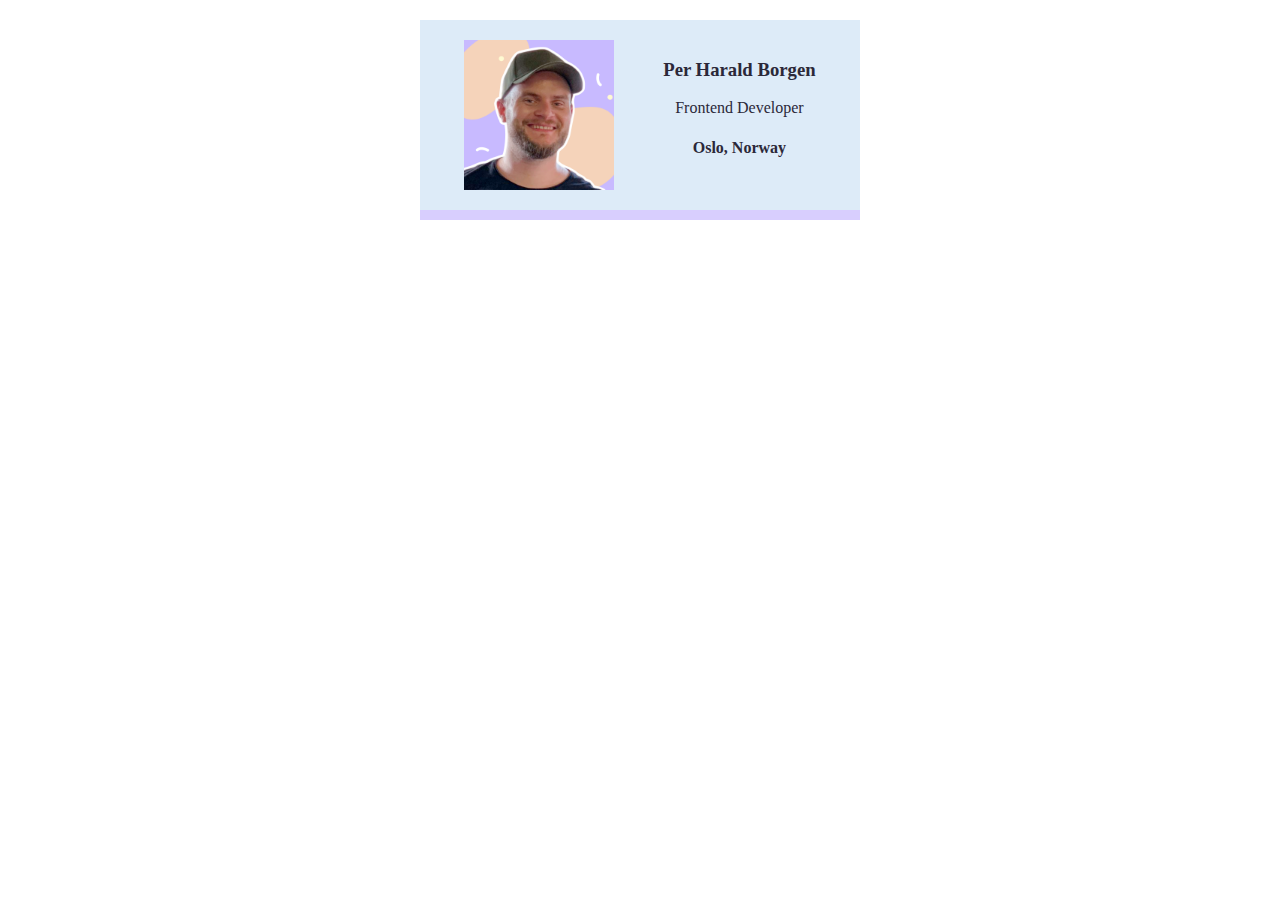
<file: Projects/business-card/index.html>
<!DOCTYPE html>
<html lang="pt-BR">
<head>
    <meta charset="UTF-8">
    <meta name="viewport" content="width=device-width, initial-scale=1.0">
    <link rel="stylesheet" href="styles.css">
    <title>Document</title>
</head>
<body>
    <div class="card">
        <img src="per.png" alt="Per Harald Borgen smiling at the camera" class="avatar">

        <div>
            <h3>Per Harald Borgen</h3>
            <p>Frontend Developer</p>
            <h4>Oslo, Norway</h4>
        </div>
    </div>
    
</body>
</html>
</file>
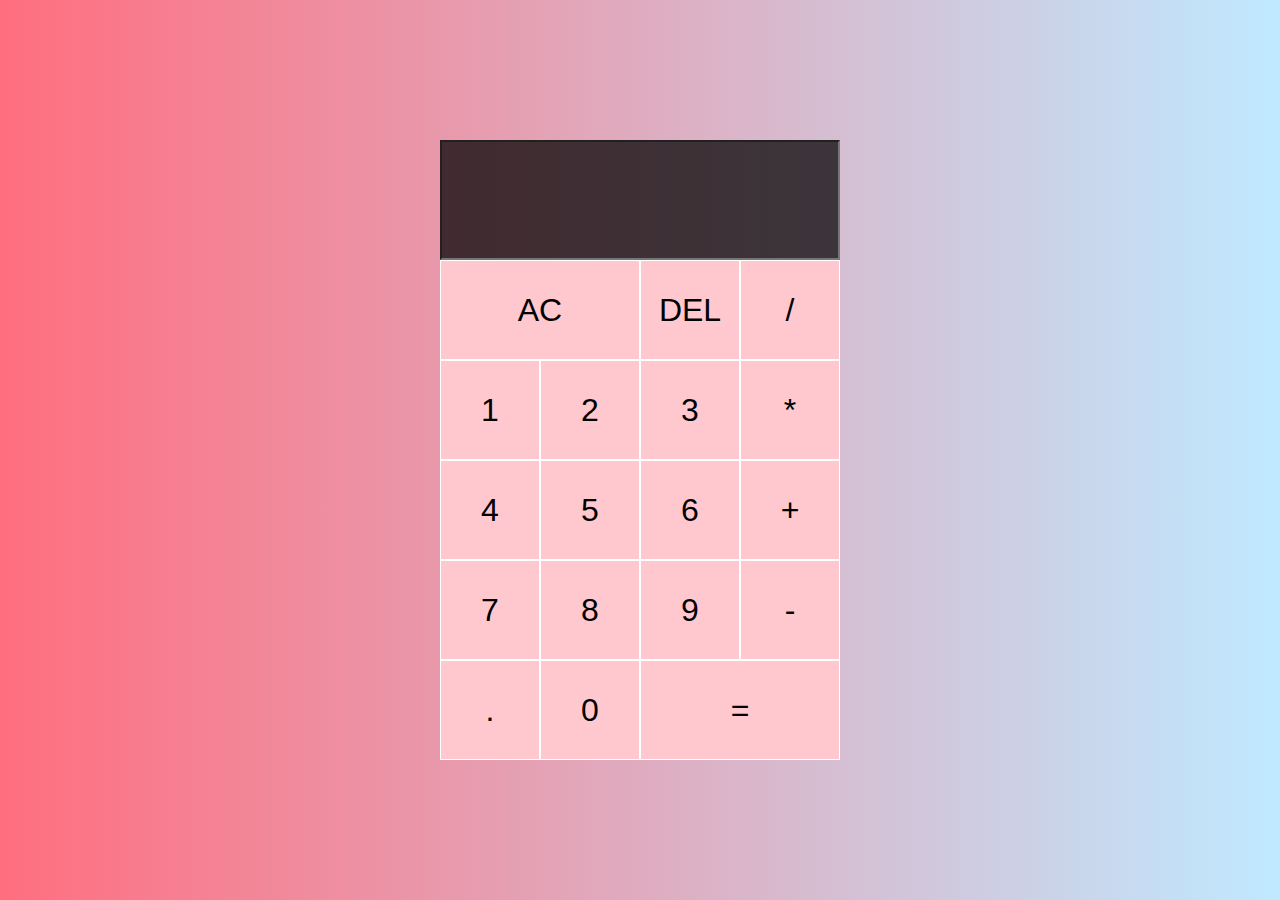
<file: Projects/calc/index.html>
<!DOCTYPE html>
<html lang="en">
<head>
    <meta charset="UTF-8">
    <meta name="viewport" content="width=device-width, initial-scale=1.0">
    <title>Calculator</title>
    <style>
        *{
            box-sizing: border-box;
        }
        body{
            margin: 0;
            padding: 0;
            background-image: linear-gradient(to right, #ff6e7f, #bfe9ff);
        }
        .container{
            display: grid;
            justify-content: center;
            align-content: center;
            min-height: 100vh;
            grid-template-columns: repeat(4, 100px);
            grid-template-rows: minmax(120px, auto) repeat(5, 100px);
        }
        .container > button{
            cursor: pointer;
            font-size: 2rem;
            border: 1px solid white;
            outline: none;
            background-color: #ffc8cf;
        }
        .container > button:hover{
            background-color: #ffaeb9;
        }
        .two-span{
            grid-column: span 2;
        }
        .output{
            grid-column: 1/-1;
            background-color: rgba(0, 0, 0, 0.2);
            display: flex;
            align-items: end;
            justify-content: space-around;
            flex-direction: column;
            /* padding: 10px; */
            word-wrap: break-word;
            word-break: break-all;
            height: 120px;
        }

        /* .output .prev-content{
            color: rgba(255, 255, 255, 0.75);
            font-size: 1.5rem;
        } */
        .current-content{
            color: rgba(255, 255, 255);
            font-size: 2.2rem;
            height: 100%;
            width: 100%;
            margin: 0;
            background-color: rgba(0, 0, 0, 0.65);
            text-align: center;
        }

        @media screen and (max-width: 500px) and (min-width: 301px){
            .container{
            grid-template-columns: repeat(4, 20%);
            grid-template-rows: minmax(120px, auto) repeat(5, 100px);
            }
        }

        @media screen and (max-width: 300px){
            .container{
            grid-template-columns: repeat(4, 20%);
            grid-template-rows: minmax(120px, auto) repeat(5, 90px);
            }

            .container > button{
            font-size: 1.5rem;
        }
        }
    </style>
</head>
<body>
    <div class="container">
        <div class="output">
            <input type="text" class="current-content" id="input">
        </div>
        <button class="two-span btn operand">AC</button>
        <button class="btn operand">DEL</button>
        <button class="btn">/</button>
        <button class="btn">1</button>
        <button class="btn">2</button>
        <button class="btn">3</button>
        <button class="btn operand">*</button>
        <button class="btn">4</button>
        <button class="btn">5</button>
        <button class="btn">6</button>
        <button class="btn operand">+</button>
        <button class="btn">7</button>
        <button class="btn">8</button>
        <button class="btn">9</button>
        <button class="btn operand">-</button>
        <button class="btn">.</button>
        <button class="btn">0</button>
        <button class="two-span btn">=</button>
    </div>

    <script>
        let str = " ";
        let button = document.querySelectorAll('.btn');
        Array.from(button).forEach((button)=>{
            button.addEventListener('click', (e)=>{
                if(e.target.innerHTML == '=')
                {
                    str = eval(str);
                    document.querySelector('input').value = str;
                    str = " ";
                }
                else if(e.target.innerHTML == 'AC')
                {
                    str = " ";
                    document.querySelector('input').value = str;
                }
                else if(e.target.innerHTML == 'DEL')
                {
                    str = str.slice(0,-1);
                    document.querySelector('input').value = str;
                }
                else{
                    str = str + e.target.innerHTML;
                    document.querySelector('input').value = str;
                }
            })
        })
    </script>
</body>
</html>
</file>
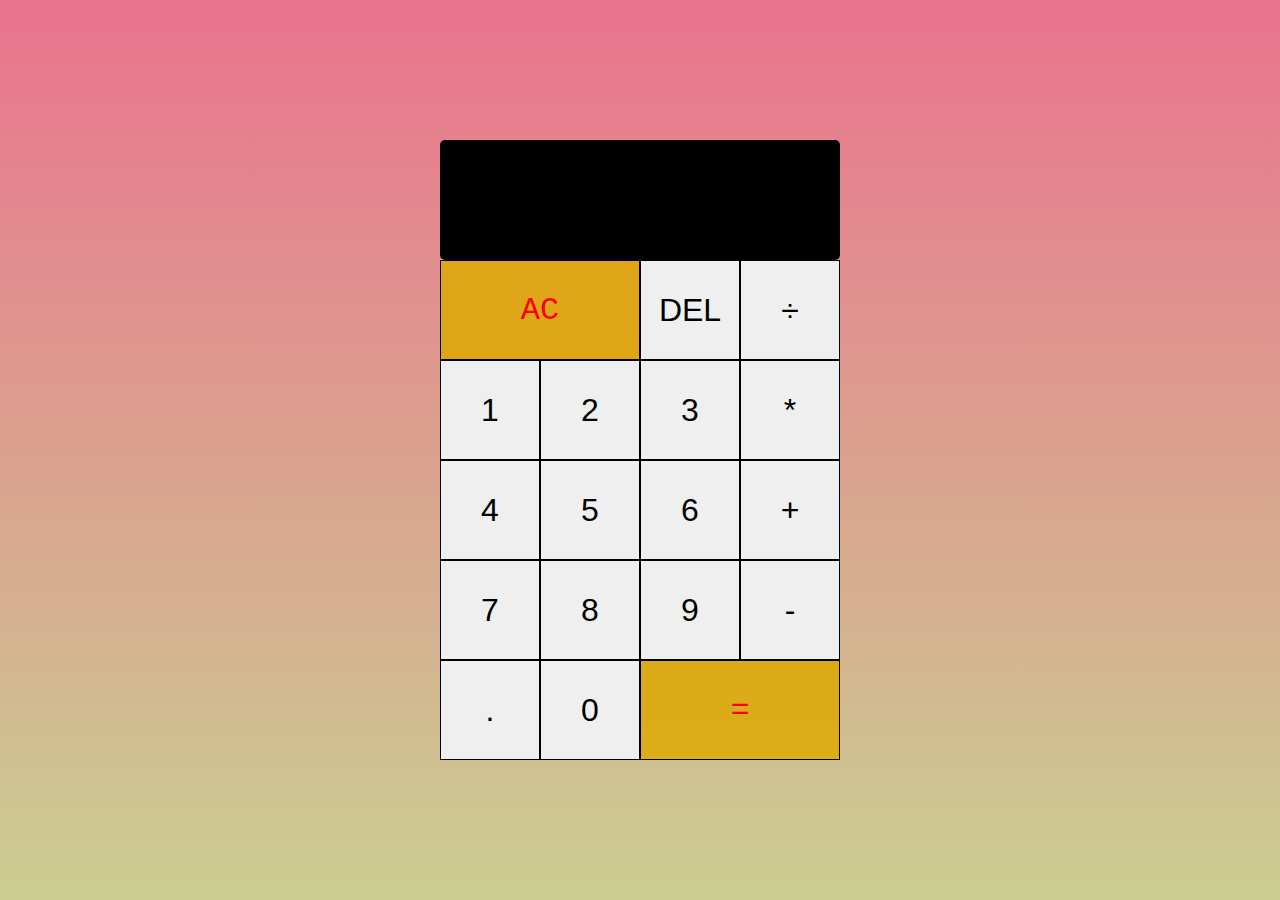
<file: Projects/calculator/index.html>
<!DOCTYPE html>
<html lang="en" dir="ltr">
  <head>
    <meta charset="utf-8">
    <title>Calculator-Frontend Projects</title>
    <link href="style.css" rel="stylesheet">
    <script src="script.js" defer></script>
  </head>
  <body>
    <div class="calculator-grid">
    <div class="output">
    <div data-previous-operand class="previous-operand"></div>
    <div data-current-operand class="current-operand"></div>
    </div>
    <button data-all-clear class="span-two">AC</button>
    <button data-delete>DEL</button>
    <button data-operation>÷</button>
    <button data-number>1</button>
    <button data-number>2</button>
    <button data-number>3</button>
    <button data-operation>*</button>
    <button data-number>4</button>
    <button data-number>5</button>
    <button data-number>6</button>
    <button data-operation>+</button>
    <button data-number>7</button>
    <button data-number>8</button>
    <button data-number>9</button>
    <button data-operation>-</button>
    <button data-number>.</button>
    <button data-number>0</button>
    <button data-equals class="span-two">=</button>

    </div>

  </body>
</html>
</file>
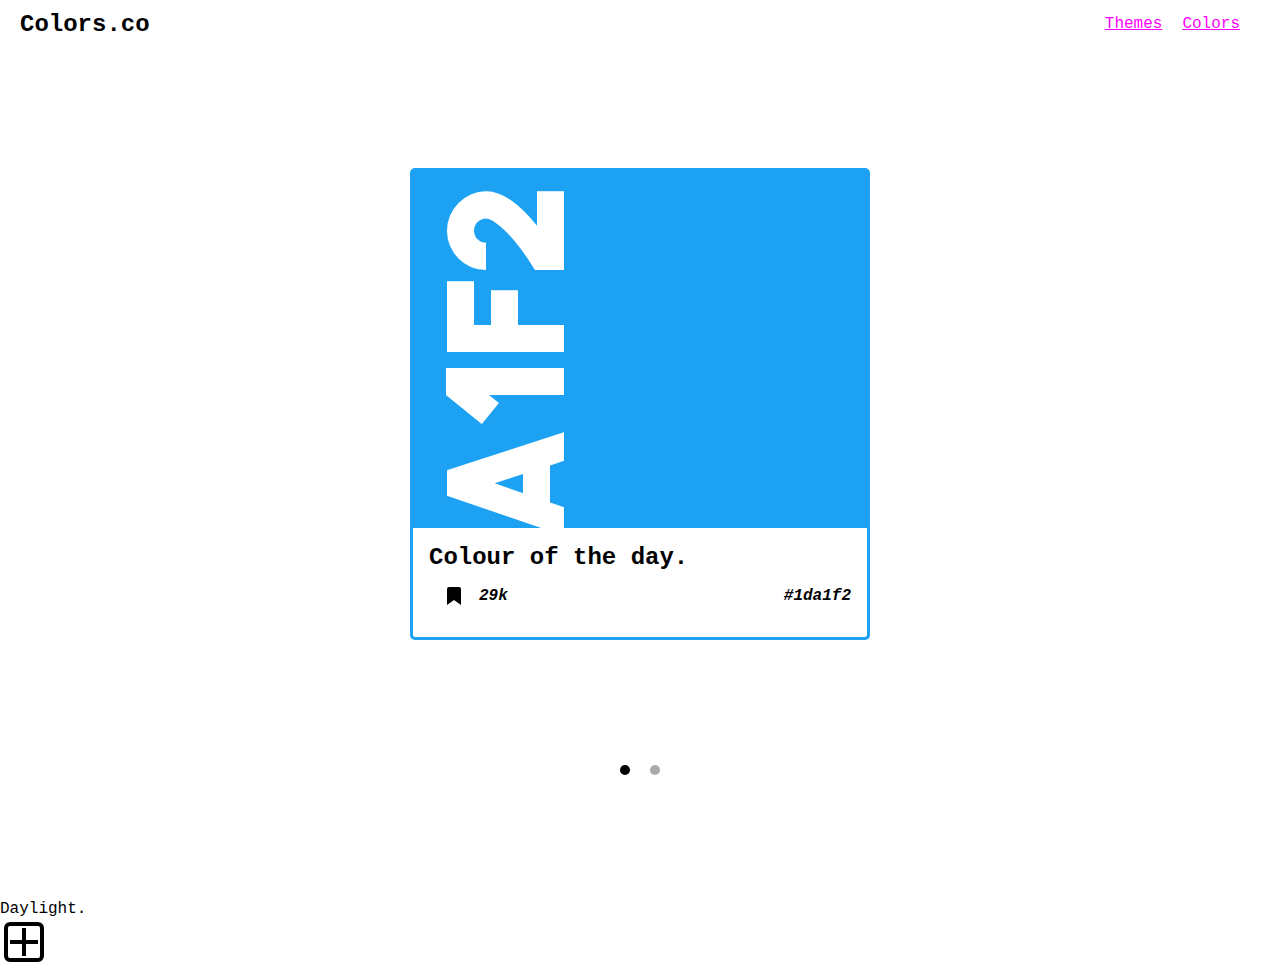
<file: Projects/Colors/index.html>
<!DOCTYPE html>
<html>
<head>
	<meta charset="utf-8">
	<title>Create colours that you love!</title>
	<link rel="stylesheet" type="text/css" href="./styles/base.css">
	<style type="text/css">
		.loader{
			position: relative;
			width: 50px;
			height: 50px;
			background: rgba(0,0,0,0.2);
			display: flex;
			align-items: center;
			justify-content: space-around;
			text-align: center;
			border-radius: 100%;
			overflow: hidden;
			z-index: 9999;
		}
		.loader::before{
			content: '';
			position: absolute;
			background: aqua;
			width: 100%;
			height: 100%;
			z-index: 998;
			clip-path: polygon(50% 0%,100% 0%,100% 50%,50% 50%);
			animation: loading 900ms linear 0s infinite;
		}
		@keyframes loading{
			form{
				transform: rotate(0deg);
			}
			to{
				transform: rotate(360deg);
			}
		}
		.loader::after{
			content: '';
			background: white;
			width: 80%;
			height: 80%;
			margin: auto;
			border-radius: 100%;
			z-index: 999;
		}
		#loadingScreen{
			width: 100%;
			height: 100%;
		}
		#billboard > div > div:last-child{
			width: 460px;
			height: auto;
			text-align: left;
		}
		#billboard{
			width: 100%;
			height: calc(100% - 3em);
		}
		#colorBoard{
			width: 460px;
			height: 360px;
			padding: 40px;
			display: flex;
			flex-direction: column;
			justify-content: flex-end;
			border-radius: 5px;
			border-bottom-right-radius: 0;
			border-bottom-left-radius: 0;
			overflow: hidden;
		}
		#colorBoard > h1{
			font-family: 'Bold';
			background: transparent;
			font-size: 10em;
			transform: rotate(-90deg) translate(-30%,-70%);
			color: white;
		}
		#colorBoardInfo{
			border-radius: 5px;
			border-top-left-radius: 0;
			border-top-right-radius: 0;
		}
		header > a{
			margin-left: auto;
		}
		.slide{
			width: auto;
			height: 20px;
			display: flex;
			flex-direction: row;
			align-items: center;
		}
		.slide > li{
			width: 10px;
			height: 10px;
			border-radius: 100%;
			background: #aaa;
			margin: 0 10px;
			cursor: pointer;
		}
		li.active{
			background: black;
		}
	</style>
</head>
<body>
	<div id="loadingScreen" class="flex-ccenter">
		<div class="flex-ccenter">
			<div class="loader"></div>
			<h2 style="padding: 1em;letter-spacing: 2px;">Loading colours...</h2>
		</div>
	</div>

	<header style="display: flex;align-items: center; padding: 20px;">
		<h2>Colors.co</h2>
		<a href="#">Themes</a>
		<a href="#" style="margin:0 20px;">Colors</a>
	</header>

	<div id="billboard" class="flex-ccenter" style="justify-content: space-evenly;">

		<div id="hotColor">
			<div id="colorBoard">
				<h1></h1>
			</div>
			<div id="colorBoardInfo" style="padding: 1em;">
				<h2>Colour of the day.</h2>
				<p class="flex-rcenter" style="justify-content: flex-start;">
					<button style="background: none;" class="flex-ccenter icon">
						<svg width="24" height="24">
							<path d="M19 21l-7-5-7 5V5a2 2 0 0 1 2-2h10a2 2 0 0 1 2 2z"></path>
						</svg>
					</button>
					<em>29k</em>
					<code id="colorBoardColorName" style="margin-left: auto;"><em>#1db954</em></code>
				</p>
			</div>
		</div>

		<div id="randomColorGenerator">
			<div id="colorBoard">
				<h1></h1>
			</div>
			<div id="colorBoardInfo" style="padding: 1em;">
				<h2>Generate random color.</h2>
				<p class="flex-rcenter" style="justify-content: flex-start;">
					<button style="background: none;" class="flex-ccenter icon" onclick="setColorBoard('#randomColorGenerator',randomColor())">
						<svg width="24" height="24" fill="none" stroke="black" stroke-width="2px">
							<path d="M2.5 2v6h6M21.5 22v-6h-6"/><path d="M22 11.5A10 10 0 0 0 3.2 7.2M2 12.5a10 10 0 0 0 18.8 4.2"/>
						</svg>
					</button>
					<code id="colorBoardColorName" style="margin-left: auto;"><em></em></code>
				</p>
			</div>
		</div>

		<ul class="slide">
			<li class="active" value="1"></li>
			<li value="2"></li>
		</ul>
	</div>

	<div id="container">
		<div></div>
		<div>
			<p>Daylight.</p>
			<button class="icon">
				<svg viewbox="0 0 25 25" fill="none" stroke="black" stroke-width="2px">
					<rect x="3" y="3" width="18" height="18" rx="2" ry="2"></rect>
					<line x1="12" y1="5" x2="12" y2="19"></line>
					<line x1="5" y1="12" x2="19" y2="12"></line>
				</svg>
			</button>
		</div>
	</div>



	<script type="text/javascript" src="./action/main.js"></script>
	<script type="text/javascript">
		// blue color code = '#1da1f2'
		get('#randomColorGenerator').style.display = 'none';
		setColorBoard('#hotColor','#1da1f2');
		setColorBoard('#randomColorGenerator',randomColor());
		get('#loadingScreen').style.display = "none";

		const slider = document.querySelector('.slide');
		slider.addEventListener('click',(e)=>{
			if(e.target.nodeName == 'LI'){
				var list = slider.children;
				var clickedLi = e.target.value;
				var currentLi = document.querySelector('.active').value;
				if(currentLi!=clickedLi){
					for(var i =0;i<list.length;i+=1){
						if(list[i].value == clickedLi)
							list[i].className = 'active';
						else
							list[i].className ='';
					}
				}
				if(clickedLi == 1){
					document.querySelector('#hotColor').style.display = 'block';
					document.querySelector('#randomColorGenerator').style.display = 'none';
				}
				else{
					document.querySelector('#hotColor').style.display = 'none';
					document.querySelector('#randomColorGenerator').style.display = 'block';			
				}
			}
		});
	</script>
</body>
</html>
</file>
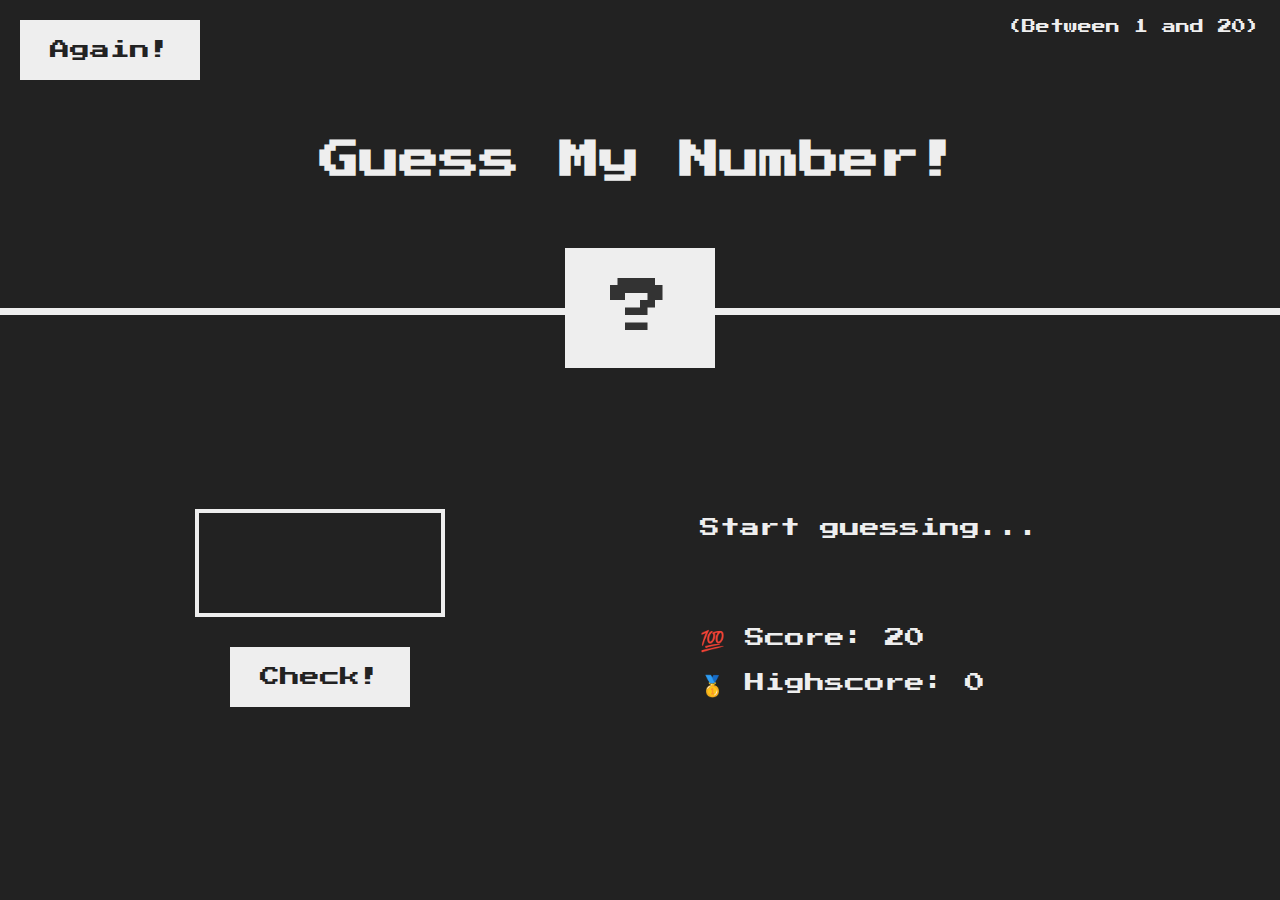
<file: Projects/guess-my-number/index.html>
<!DOCTYPE html>
<html lang="en">
  <head>
    <meta charset="UTF-8" />
    <meta name="viewport" content="width=device-width, initial-scale=1.0" />
    <meta http-equiv="X-UA-Compatible" content="ie=edge" />
    <link rel="stylesheet" href="style.css" />
    <title>Guess My Number!</title>
  </head>
  <body>
    <header>
      <h1>Guess My Number!</h1>
      <p class="between">(Between 1 and 20)</p>
      <button class="btn again">Again!</button>
      <div class="number">?</div>
    </header>
    <main>
      <section class="left">
        <input type="number" class="guess" />
        <button class="btn check">Check!</button>
      </section>
      <section class="right">
        <p class="message">Start guessing...</p>
        <p class="label-score">💯 Score: <span class="score">20</span></p>
        <p class="label-highscore">
          🥇 Highscore: <span class="highscore">0</span>
        </p>
      </section>
    </main>
    <script src="script.js"></script>
  </body>
</html>
</file>
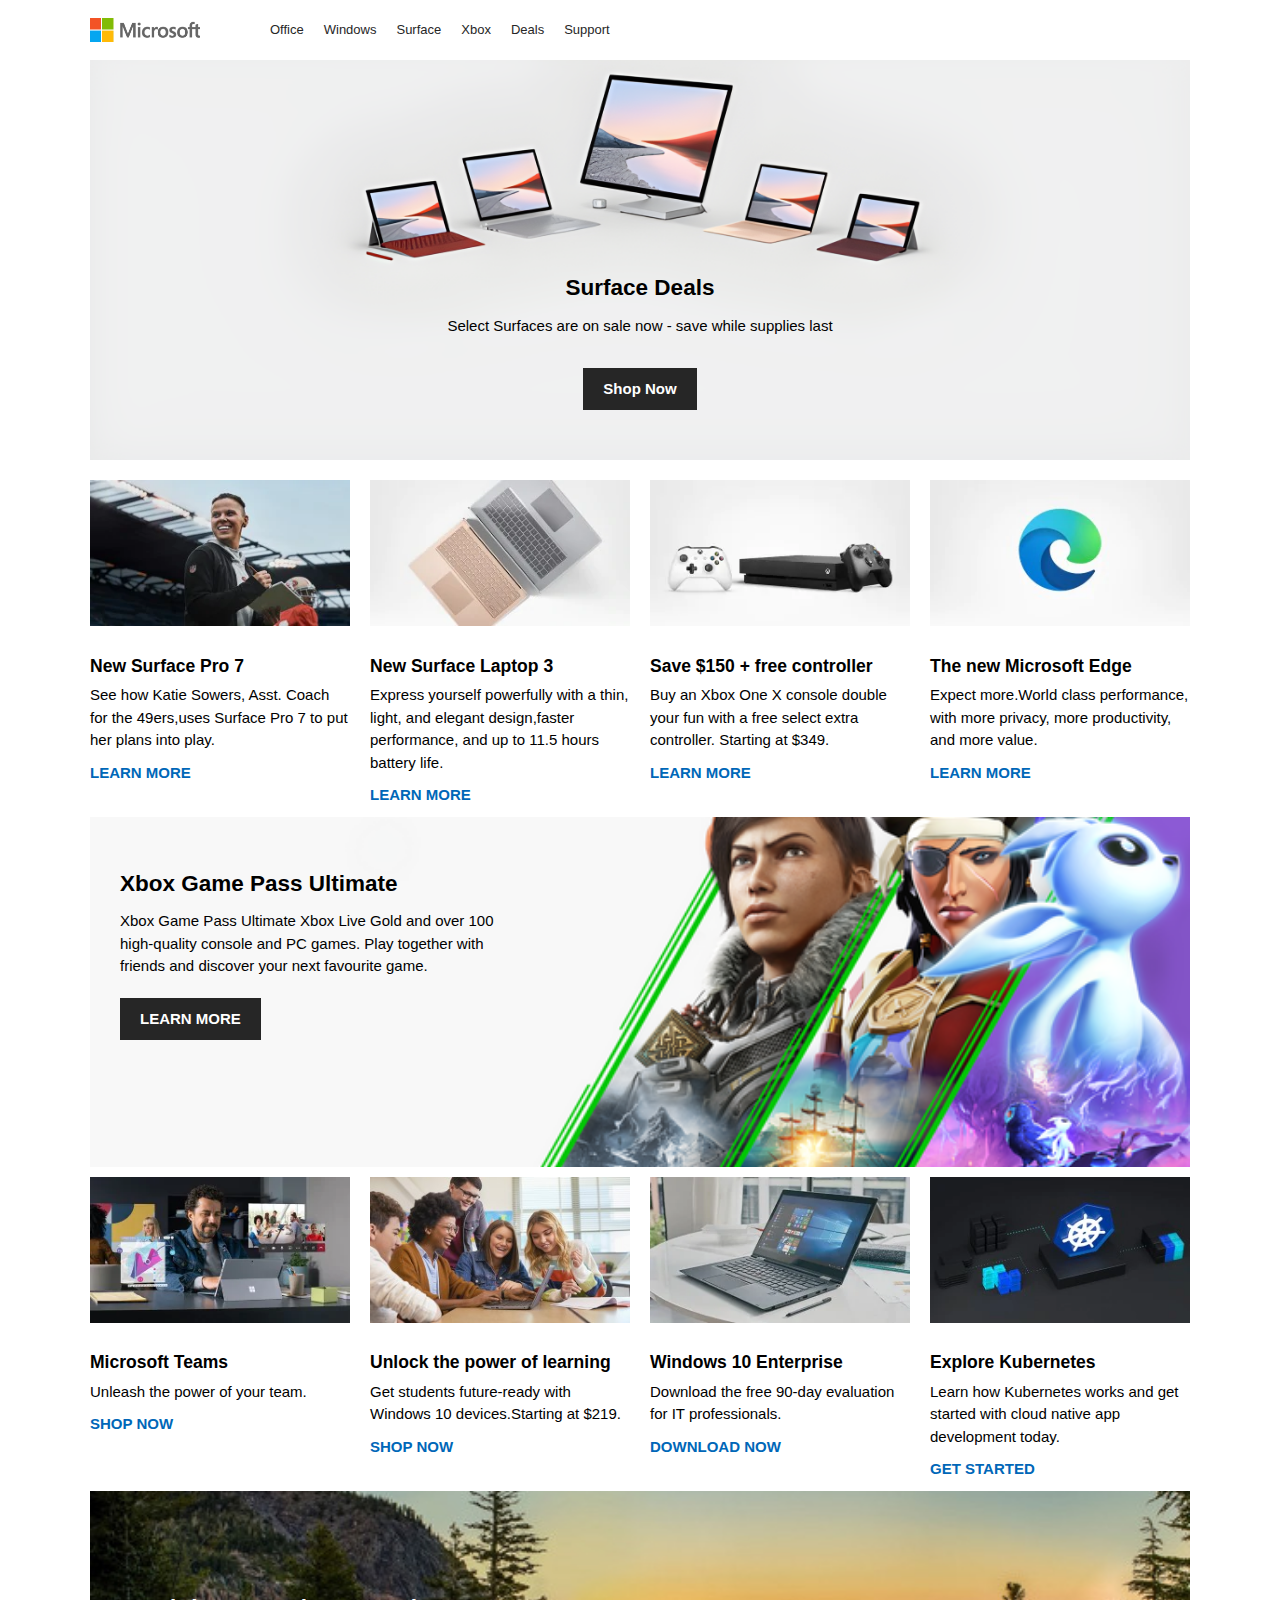
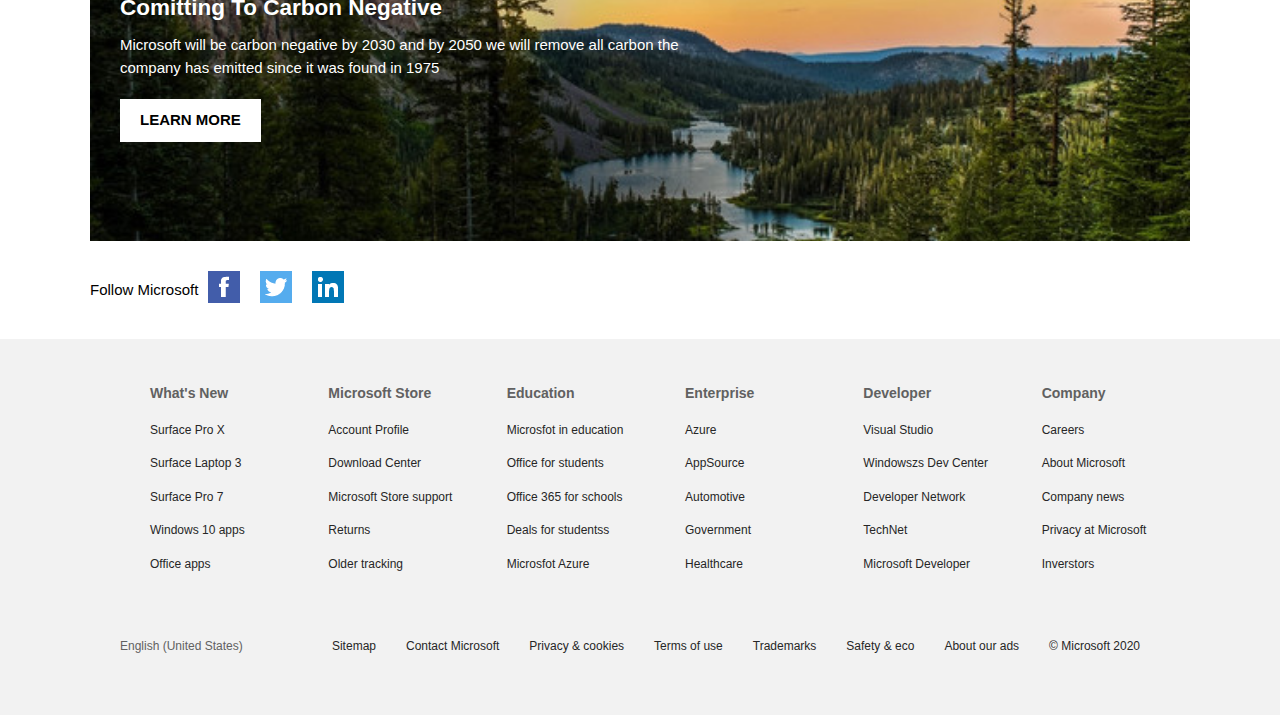
<file: Projects/microsoft clone/index.html>
<!DOCTYPE html>
<html>
    <head>
        <link rel="stylesheet" href="https://cdnjs.cloudflare.com/ajax/libs/font-awesome/6.2.1/css/all.min.css" integrity="sha512-MV7K8+y+gLIBoVD59lQIYicR65iaqukzvf/nwasF0nqhPay5w/9lJmVM2hMDcnK1OnMGCdVK+iQrJ7lzPJQd1w==" crossorigin="anonymous" referrerpolicy="no-referrer" />
        <link rel="stylesheet"  href="style.css">
        <title>Microsoft Official Homepage</title>
    </head>
<body>
    <div class="menu-btn">
        <i class="fas fa-bars fa-2x"></i>
    </div>
    <div class="container">
        <!--NAV-->
        <nav class="main-nav">
            <img src="logo.png" alt="Microsoft" class="logo">
            
            <ul class="main-menu">
                <li><a href="#">Office</a></li>
                <li><a href="#">Windows</a></li>
                <li><a href="#">Surface</a></li>
                <li><a href="#">Xbox</a></li>
                <li><a href="#">Deals</a></li>
                <li><a href="#">Support</a></li>
            </ul>

            <ul class="right-menu">
                <li>
                    <a href="#">
                        <i class="fas fa-search"></i>
                    </a>
                </li>
                <li>
                    <a href="#">
                        <i class="fas fa-shopping-cart"></i>
                    </a>
                </li>
            </ul>
        </nav>
        <!--showcase-->
        <header class="showcase">
            <h2>Surface Deals</h2>
            <p>
                Select Surfaces are on sale now - save 
                while supplies last
            </p>
            <a href="#" class="button">
                Shop Now <i class="fas fa-chevron-right"></i>
            </a>
        </header>
        <!--Home cards-->
        <section class="home-cards">
            <div>
                <img src="card1.png">
                <h3>New Surface Pro 7</h3>
                <p>See how Katie Sowers, Asst. Coach for the 49ers,uses Surface Pro 7 to put her plans into play.</p>
                <a href="#">
                    LEARN MORE <i class="fas fa-chevron-right"></i>
                </a>
            </div>
            <div>
                <img src="card2.png">
                <h3>New Surface Laptop 3</h3>
                <p>Express yourself powerfully with a thin, light, and elegant design,faster performance, and up to 11.5 hours battery life.</p>
                <a href="#">
                    LEARN MORE <i class="fas fa-chevron-right"></i>
                </a>
            </div>
            <div>
                <img src="card3.png">
                <h3>Save $150 + free controller</h3>
                <p>Buy an Xbox One X console double your fun with a free select extra controller. Starting at $349.</p>            
                <a href="#">
                    LEARN MORE <i class="fas fa-chevron-right"></i>
                </a>
            </div>
            <div>
                <img src="card4.png">
                <h3>The new Microsoft Edge</h3>
                <p>Expect more.World class performance, with more privacy, more productivity, and more value.</p>
                <a href="#">
                    LEARN MORE <i class="fas fa-chevron-right"></i>
                </a>
            </div>
        </section>
        <section class="xbox">
            <div class="content">
               <h2>Xbox Game Pass Ultimate</h2>
               <p>Xbox Game Pass Ultimate Xbox Live Gold and over 100 high-quality console and PC games.
                Play together with friends and discover your next favourite game.
               </p>
               <a href="#" class="button">
                LEARN MORE <i class="fas fa-chevron-right"></i>
            </a>
            </div>

        </section>
        <!--home cards 2-->
        <section class="home-cards">
            <div>
                <img src="card5.png">
                <h3>Microsoft Teams</h3>
                <p>Unleash the power of your team.</p>
                <a href="#">
                    SHOP NOW <i class="fas fa-chevron-right"></i>
                </a>
            </div>
            <div>
                <img src="card6.jpg">
                <h3>Unlock the power of learning</h3>
                <p>Get students future-ready with Windows 10 devices.Starting at $219.</p>
                <a href="#">
                    SHOP NOW<i class="fas fa-chevron-right"></i>
                </a>
            </div>
            <div>
                <img src="card7.png">
                <h3>Windows 10 Enterprise</h3>
                <p>Download the free 90-day evaluation for IT professionals.</p>            
                <a href="#">
                    DOWNLOAD NOW <i class="fas fa-chevron-right"></i>
                </a>
            </div>
            <div>
                <img src="card8.png">
                <h3>Explore Kubernetes</h3>
                <p>Learn how Kubernetes works and get started with cloud native app development today.</p>
                <a href="#">
                    GET STARTED<i class="fas fa-chevron-right"></i>
                </a>
            </div>
        </section>
        <!--carbon-->
        <section class="carbon dark">
            <div class="content">
                <h2>Comitting To Carbon Negative</h2>
                <p>Microsoft will be carbon negative by 2030 and by 2050 we will remove all carbon 
                    the company has emitted since it was found in 1975
                </p>
                <a href="#" class="button">
                    LEARN MORE<i class="fas fa-chevron-right"></i>
                </a>
            </div>
        </section>

        <!--follow-->
        <section class="follow">
            <p>Follow Microsoft</p>
            <a href="https://facebook.com">
                <img src="social-fb.png" alt="Facebook">
            </a>
            <a href="https://twitter.com">
                <img src="social-twitter.png" alt="Twitter">
            </a>
            <a href="https://linkedin.com">
                <img src="social-linkedin.png" alt="Linkedin">
            </a>
        </section>
    </div>
        <!--links-->
        <section class="links">
            <div class="links-inner">
              <ul>
                <li><h3>What's New</h3></li>
                <li><a href="#">Surface Pro X</a></li>
                <li><a href="#">Surface Laptop 3</a></li>
                <li><a href="#">Surface Pro 7</a></li>
                <li><a href="#">Windows 10 apps</a></li>
                <li><a href="#">Office apps</a></li>
              </ul>
              <ul>
                <li><h3>Microsoft Store</h3></li>
                <li><a href="#">Account Profile</a></li>
                <li><a href="#">Download Center</a></li>
                <li><a href="#">Microsoft Store support</a></li>
                <li><a href="#">Returns</a></li>
                <li><a href="#">Older tracking</a></li>
              </ul>
              <ul>
                <li><h3>Education</h3></li>
                <li><a href="#">Microsfot in education</a></li>
                <li><a href="#">Office for students</a></li>
                <li><a href="#">Office 365 for schools</a></li>
                <li><a href="#">Deals for studentss</a></li>
                <li><a href="#">Microsfot Azure</a></li>
              </ul>
              <ul>
                <li><h3>Enterprise</h3></li>
                <li><a href="#">Azure</a></li>
                <li><a href="#">AppSource</a></li>
                <li><a href="#">Automotive</a></li>
                <li><a href="#">Government</a></li>
                <li><a href="#">Healthcare</a></li>
              </ul>
              <ul>
                <li><h3>Developer</h3></li>
                <li><a href="#">Visual Studio</a></li>
                <li><a href="#">Windowszs Dev Center</a></li>
                <li><a href="#">Developer Network</a></li>
                <li><a href="#">TechNet</a></li>
                <li><a href="#">Microsoft Developer</a></li>
              </ul>
              <ul>
                <li><h3>Company</h3></li>
                <li><a href="#">Careers</a></li>
                <li><a href="#">About Microsoft</a></li>
                <li><a href="#">Company news</a></li>
                <li><a href="#">Privacy at Microsoft</a></li>
                <li><a href="#">Inverstors</a></li>
              </ul>
            </div>
          </section>
    
          <!-- Footer -->
          <footer class="footer">
            <div class="footer-inner">
              <div><i class="fas fa-globe fa-2x"></i> English (United States)</div>
              <ul>
                <li><a href="#">Sitemap</a></li>
              <li><a href="#">Contact Microsoft</a></li>
              <li><a href="#">Privacy & cookies</a></li>
              <li><a href="#">Terms of use</a></li>
              <li><a href="#">Trademarks</a></li>
              <li><a href="#">Safety & eco</a></li>
              <li><a href="#">About our ads</a></li>
              <li><a href="#">&copy; Microsoft 2020</a></li>
              </ul>
            </div>
          </footer>
          <script>
            document.querySelector('.menu-btn').addEventListener('click', () => document.querySelector('.main-menu').classList.toggle('show'));
          </script>
</body>
</html>
</file>
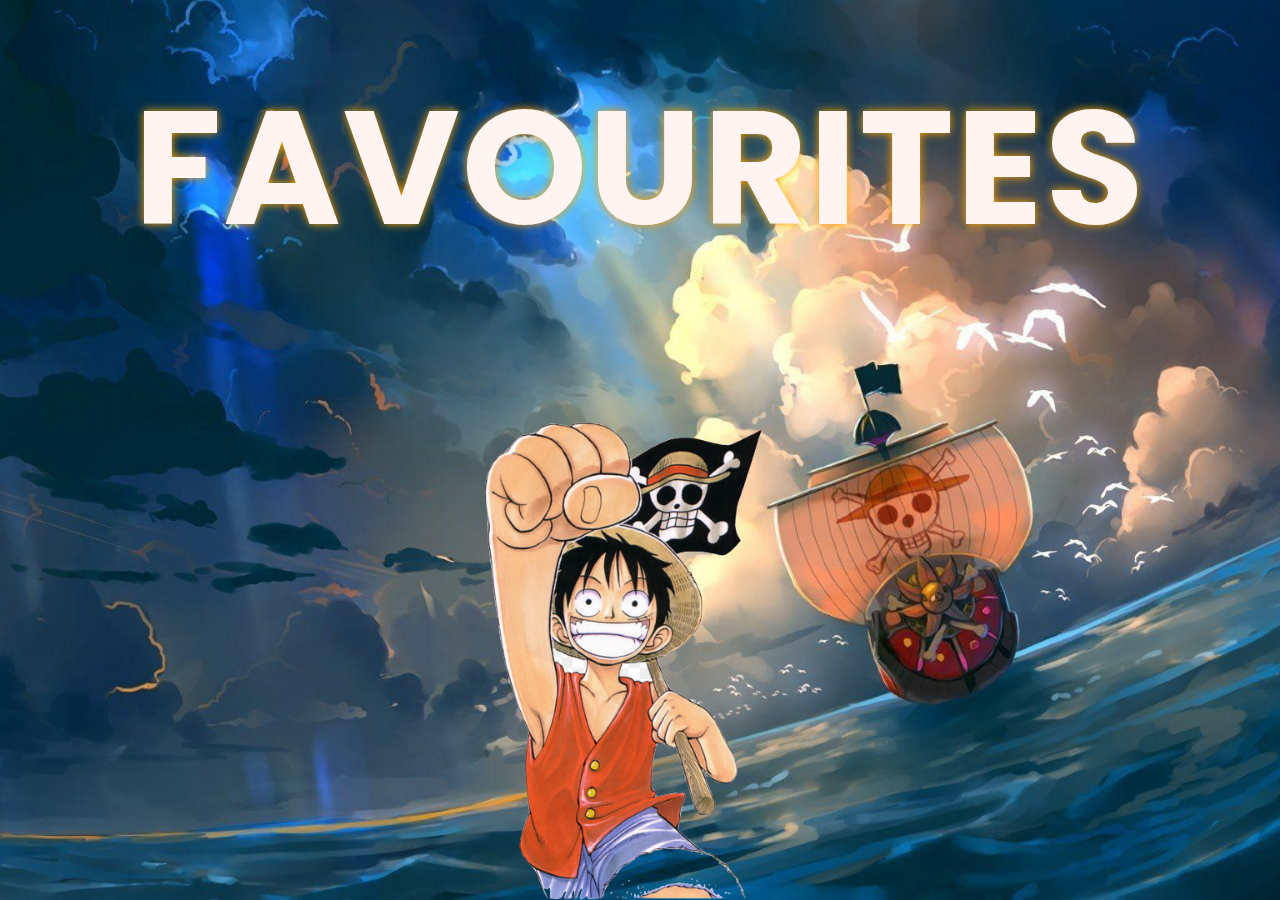
<file: Projects/ParallaxWebsite/index.html>
<!DOCTYPE html>
<html lang="en">
  <head>
    <meta charset="UTF-8" />
    <meta name="viewport" content="width=device-width, initial-scale=1.0" />
    <title>Parallax Website</title>
    <link rel="stylesheet" href="main.css" />
    <link rel="preconnect" href="https://fonts.googleapis.com" />
    <link rel="preconnect" href="https://fonts.gstatic.com" crossorigin />
    <link
      href="https://fonts.googleapis.com/css2?family=Poppins:wght@200;300;400;500;600;700&display=swap"
      rel="stylesheet"
    />
  </head>
  <body>
    <div id="wrapper">
      <div class="container">
        <img
          src="/Projects/ParallaxWebsite/assets/2222765.jpg"
          class="background"
        />
        <img
          src="/Projects/ParallaxWebsite/assets/Untitled design.png"
          class="foreground"
        />
        <h1>FAVOURITES</h1>
      </div>

      <section>
        <h2 class="secHeading">My favourite stories</h2>
        <p class="text">
          Hello, My name is Pushkar and I am just an avid consumer of popular
          storytelling mediums like novels, films, manga, anime, tv shows and
          graphic novels.
          <br /><br />
          Stories can also evoke feelings within us, whether we know the
          individual or not. Good stories can make us feel excitement, anger,
          sadness, empathy, or enthusiasm. Our emotional reaction can mean we
          feel something towards the person telling the story, which helps
          create connection.
          <br /><br />
          This is a list of my favourite pieces of storytelling.
        </p>

        <div class="bg bg1">
          <h2 class="desc">RED RISING SAGA</h2>
        </div>
        <p class="text">
          Darrow would have lived in peace, but his enemies brought him war. The
          Gold overlords demanded his obedience, hanged his wife, and enslaved
          his people. But Darrow is determined to fight back. Risking everything
          to transform himself and breach Gold society, Darrow has battled to
          survive the cutthroat rivalries that breed Society’s mightiest
          warriors, climbed the ranks, and waited patiently to unleash the
          revolution that will tear the hierarchy apart from within.
          <br /><br />
          When I started reading this I did not expected it to be this good. I
          love how each book is much better than the previous one. Darrow is my
          favourite fictional protagonist and the cast is top- tier as well. I
          am not ready to say goodbye to this story in the last book.
        </p>

        <div class="bg bg2">
          <h2 class="desc">MR. ROBOT</h2>
        </div>
        <p class="text">
          "Mr. Robot" follows Elliot (Rami Malek), a young programmer who works
          as a cyber-security engineer by day and a vigilante hacker by night.
          Elliot finds himself at a crossroads when the mysterious leader
          (Christian Slater) of an underground hacker group recruits him to
          destroy the corporation he is paid to protect.
          <br /><br />
          As a Computer Science student this was a great experience for me, Rami
          Malek totally nailed the role of Elliot and how the plot develops and
          progress with each and every single episode is masterful love this
          series very much.
        </p>

        <div class="bg bg3">
          <h2 class="desc">TRUMAN SHOW</h2>
        </div>
        <p class="text">
          Truman Burbank, the unwitting star of the world’s most popular TV
          show, is supposed to be an everyman. The Truman Show is set in an
          island town, Seahaven, that evokes the prefab conformities of American
          suburbia. Truman is a brand in a setting that is stridently generic.
          Since his birth, he has navigated a world manufactured—by Christof,
          the creator of his show—for lucrative inoffensiveness. Everything
          around him exists to fulfill the primary mandate of a mass-market TV
          show: appealing to the widest possible audience.
          <br /><br />
          This is the 1st movie that I gave a full score that is 10/10. The
          whole concept of the movie is just simply fascinating to me and the
          ending or closing scence moves me too much.
          <br /><br />Good morning, and in case I don't see ya, good afternoon,
          good evening, and good night!
        </p>

        <div class="bg bg4">
          <h2 class="desc">12 ANGRY MEN</h2>
        </div>
        <p class="text">
          12 Angry Men is a 1957 film about a jury of 12 men who deliberate the
          fate of a teenager accused of murder. The jurors must put aside their
          personal conflicts to reach a verdict. The case involves a teenager
          accused of stabbing his father to death. If convicted, the boy will be
          sentenced to death.
          <br /><br />
          This is probably the most thrilling 97 mins I have experienced while
          watching a movie. Each and every dialouge and performances by the
          actors is just phenomenal.
        </p>

        <div class="bg bg5">
          <h2 class="desc">BOJACK HORSEMAN</h2>
        </div>
        <p class="text">
          A Netflix original about a former sitcom star attempting a comeback
          while also dealing with addiction and depression, BoJack Horseman
          followed an anthropomorphic horse who continually tried to dull the
          pain of his previous bad behavior with something worse. As the show
          grew in scope and fleshed out a large cast of characters, it explored
          all kinds of ideas and stories.
          <br /><br />
          Seeing how Bojack is evolving and trying to get better as a person was
          very imapactful and thought provoking, the re-watch in the laters year
          when I have more life experience gonna hit hard. The cast is amazing
          as well with a phenomenal conclusion. Couldn't have asked for anything
          more.
          <br />
          <br />
          Made with 🤍 by Pushkar.
        </p>
      </section>
    </div>
  </body>
</html>
</file>
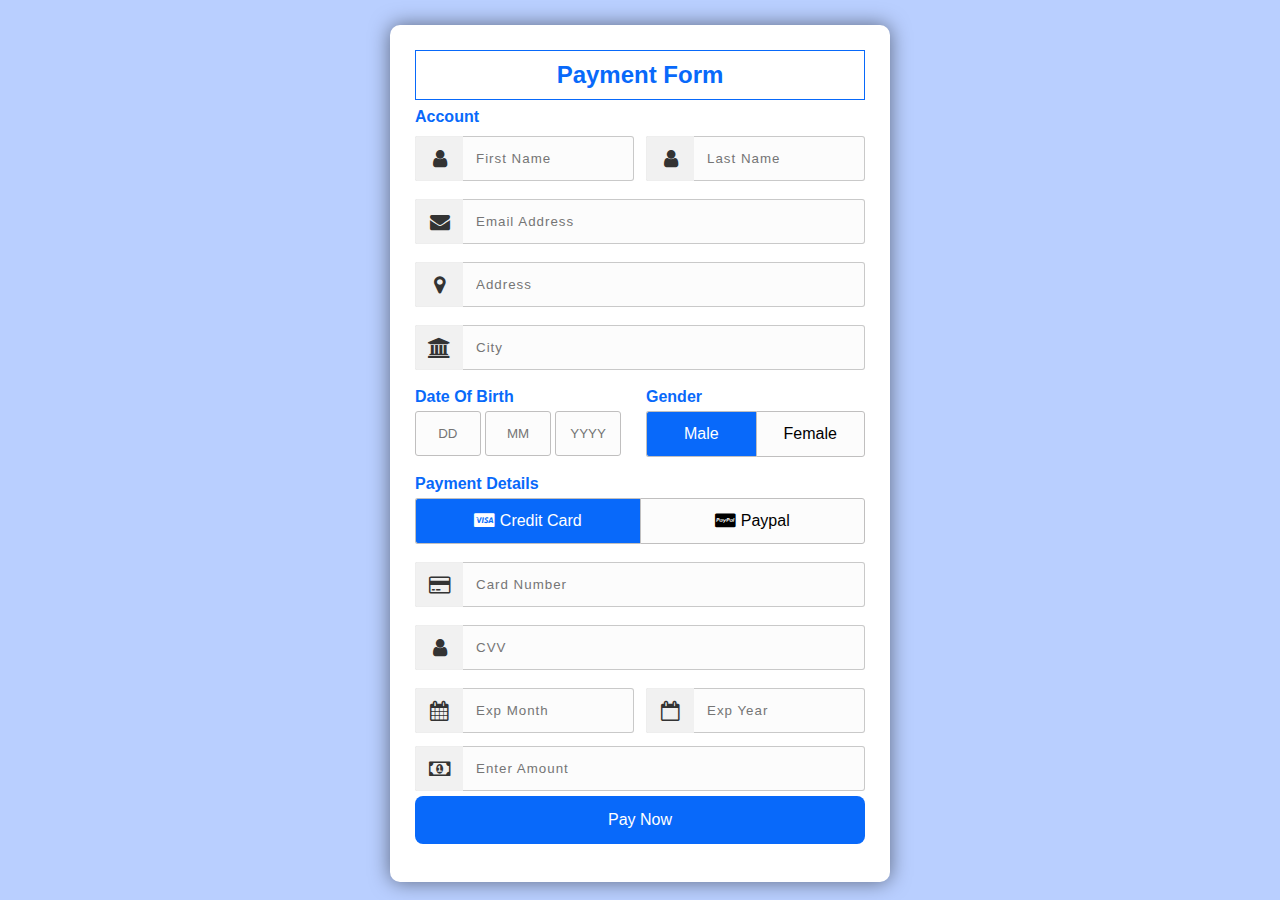
<file: Projects/Paymentform/index.html>
<!DOCTYPE html>
<html lang="en">

<head>
    <meta charset="UTF-8">
    <meta http-equiv="X-UA-Compatible" content="IE=edge">
    <meta name="viewport" content="width=device-width, initial-scale=1.0">
    <title>Payment Form</title>
    <link rel="stylesheet" href="style.css">
    <link rel="stylesheet" href="http://maxcdn.bootstrapcdn.com/font-awesome/4.2.0/css/font-awesome.min.css">
</head>

<body>
    <div class="main">
        <h2>Payment Form</h2>
        <form action="" method="post">
            <!--Account Information-->
            <h4>Account</h4>
            <div class="input_group">
                <div class="input_box">
                    <input type="text" placeholder="First Name" required class="name">
                    <i class="fa fa-user icon"></i>
                </div>
                <div class="input_box">
                    <input type="text" placeholder="Last Name" required class="name">
                    <i class="fa fa-user icon"></i>
                </div>
            </div>
            <div class="input_group">
                <div class="input_box">
                    <input type="email" placeholder="Email Address" required class="name">
                    <i class="fa fa-envelope icon"></i>
                </div>
            </div>
            <div class="input_group">
                <div class="input_box">
                    <input type="text" placeholder="Address" required class="name">
                    <i class="fa fa-map-marker icon" aria-hidden="true"></i>
                </div>
            </div>
            <div class="input_group">
                <div class="input_box">
                    <input type="text" placeholder="City" required class="name">
                    <i class="fa fa-institution icon"></i>
                </div>
            </div>

            <!--DOB and Gender-->
            <div class="input_group">
                <div class="input_box">
                    <h4>Date Of Birth</h4>
                    <input type="text" placeholder="DD" required class="dob" maxlength="2">
                    <input type="text" placeholder="MM" required class="dob" maxlength="2">
                    <input type="text" placeholder="YYYY" required class="dob" maxlength="4">
                </div>
                <div class="input_box">
                    <h4>Gender</h4>
                    <input type="radio" name="gender" class="radio" id="b1" checked>
                    <label for="b1">Male</label>
                    <input type="radio" name="gender" class="radio" id="b2">
                    <label for="b2">Female</label>
                </div>
            </div>

            <!--Transaction Details -->
            <div class="input_group">
                <div class="input_box">
                    <h4>Payment Details</h4>
                    <input type="radio" name="pay" class="radio" id="bc1" checked>
                    <label for="bc1"><span>
                            <i class="fa fa-cc-visa"></i> Credit Card </span></label>
                    <input type="radio" name="pay" class="radio" id="bc2">
                    <label for="bc2"><span>
                            <i class="fa fa-cc-paypal"></i> Paypal </span></label>
                </div>
            </div>
            <div class="input_group">
                <div class="input_box">
                    <input type="tel" name="" class="name" placeholder="Card Number" required>
                    <i class="fa fa-credit-card icon"></i>
                </div>
            </div>
            <div class="input_group">
                <div class="input_box">
                    <input type="tel" name="" class="name" placeholder="CVV" required>
                    <i class="fa fa-user icon"></i>
                </div>
            </div>
            <div class="input_group">
                <div class="input_box">
                    <div class="input_box">
                        <input type="number" placeholder="Exp Month" required class="name">
                        <i class="fa fa-calendar icon" aria-hidden="true"></i>
                    </div>
                </div>
                <div class="input_box">
                    <input type="number" placeholder="Exp Year" required class="name">
                    <i class="fa fa-calendar-o icon" aria-hidden="true"></i>
                </div>
            </div>
            <div class="input_box">
                <input type="number" placeholder="Enter Amount" required class="name">
                <i class="fa fa-money icon" aria-hidden="true"></i>
            </div>

            <!--Payment Button-->
            <div class="input_group">
                <div class="input_box">
                    <button type="submit">Pay Now</button>
                </div>
            </div>

        </form>
    </div>

</body>

</html>
</file>
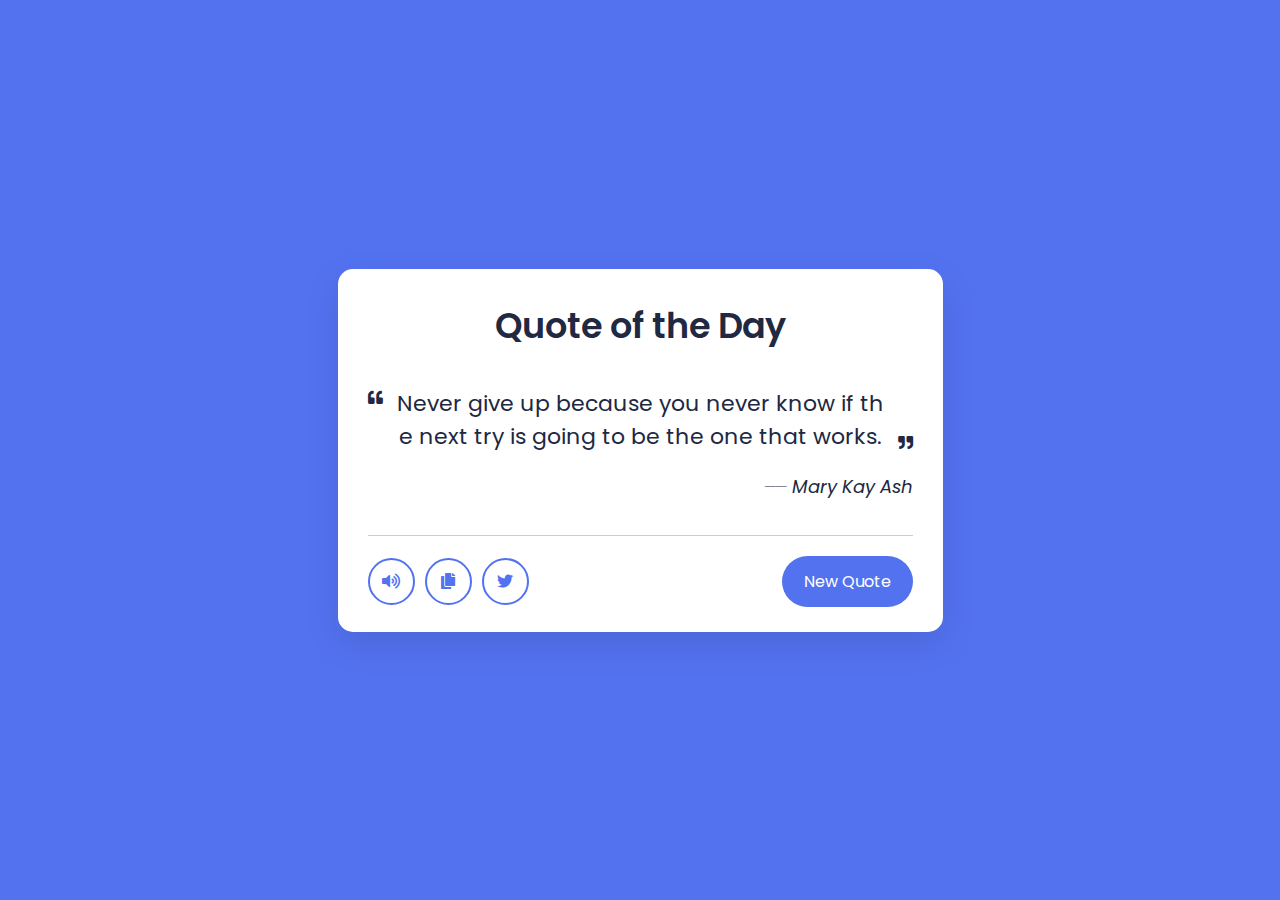
<file: Projects/Quote Generator/index.html>
<!DOCTYPE html>
<!-- Coding By CodingNepal - youtube.com/codingnepal -->
<html lang="en" dir="ltr">
  <head>
    <meta charset="utf-8">  
    <title>Random Quote Generator in JavaScript| CodingNepal</title>
    <link rel="stylesheet" href="index.css">
    <meta name="viewport" content="width=device-width, initial-scale=1.0">
    <link rel="stylesheet" href="https://cdnjs.cloudflare.com/ajax/libs/font-awesome/5.15.3/css/all.min.css"/>
  </head>
  <body>
   
    <div class="wrapper">
      <header>Quote of the Day</header>
      <div class="content">
        <div class="quote-area">
          <i class="fas fa-quote-left"></i>
          <p class="quote">Never give up because you never know if the next try is going to be the one that works.</p>
          <i class="fas fa-quote-right"></i>
        </div>
        <div class="author">
          <span>__</span>
          <span class="name">Mary Kay Ash</span>
        </div>
      </div>
      <div class="buttons">
        <div class="features">
          <ul>
            <li class="speech"><i class="fas fa-volume-up"></i></li>
            <li class="copy"><i class="fas fa-copy"></i></li>
            <li class="twitter"><i class="fab fa-twitter"></i></li>
          </ul>
          <button>New Quote</button>
        </div>
      </div>
    </div>
    <script src="index.js"></script>
  </body>
</html>
</file>
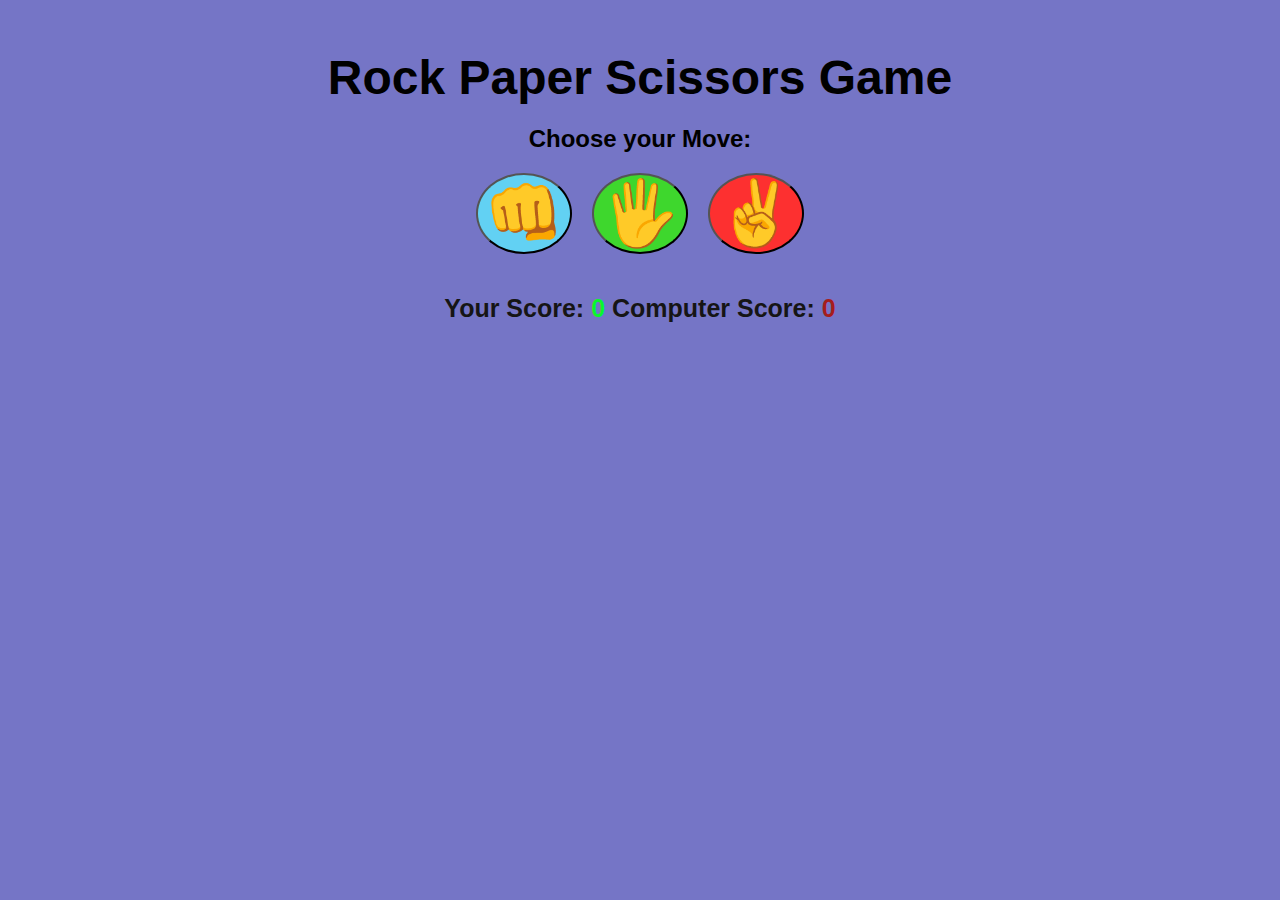
<file: Projects/Rock-Paper-Scissors/index.html>
<!DOCTYPE html>
<html lang="en">
<head>
    <meta charset="UTF-8">
    <meta name="viewport" content="width=device-width, initial-scale=1.0">
    <title>Document</title>
    <link rel="stylesheet" href="style.css">
</head>
<body>

    <div id="game_name">Rock Paper Scissors Game</div>


    <div id="direction">Choose your Move: </div>


    <div class="choices">
    
        <button id="rock">&#x1F44A;</button>
    
        <button id="paper">&#x1f590;</button>
        <button id="scissors">&#x270c;</button>
    </div>


    <div class="result">
        <p></p>
    </div>

    <div class="score_board">
        <span class="score_board">Your Score: </span>
        <span id="user_score">0</span> 
        <span class="score_board">Computer Score: </span>
        <span id="comp_score">0</span>
    </div>


<script src="index.js"></script>
</body>
</html>
</file>
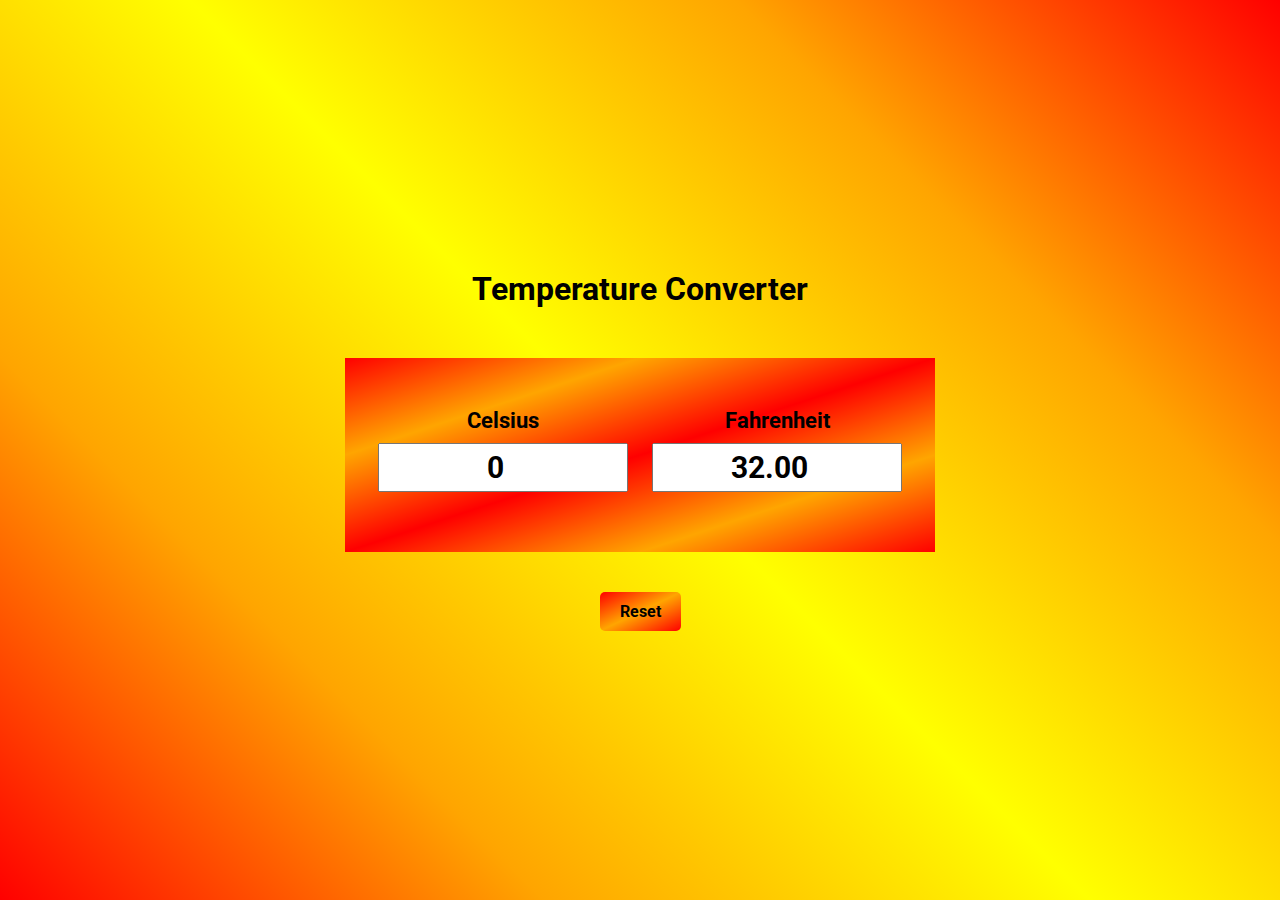
<file: Projects/Temprature Converter/index.html>
<!DOCTYPE html>
<html lang="en">

<head>
    <meta charset="UTF-8">
    <meta name="viewport" content="width=device-width, initial-scale=1.0">
    <title>Temperature Converter</title>
    <link href="https://fonts.googleapis.com/css2?family=Roboto&display=swap" rel="stylesheet">
    <link rel="stylesheet" href="style.css">
</head>

<body>
    <div class="container">
        <div class="heading">
            <h1>Temperature Converter</h1>
        </div>
        <div class="temp">
            <div class="input-div">
                <label>Celsius</label>
                <input type="number" value="0" id="cel" class="inp">
            </div>
            <div class="input-div">
                <label>Fahrenheit</label>
                <input type="number" value="32" id="fah" class="inp">
            </div>
        </div>
        <button id="reset" class="reset-button">Reset</button>
    </div>

    <script src="script.js"></script>
</body>

</html>
</file>
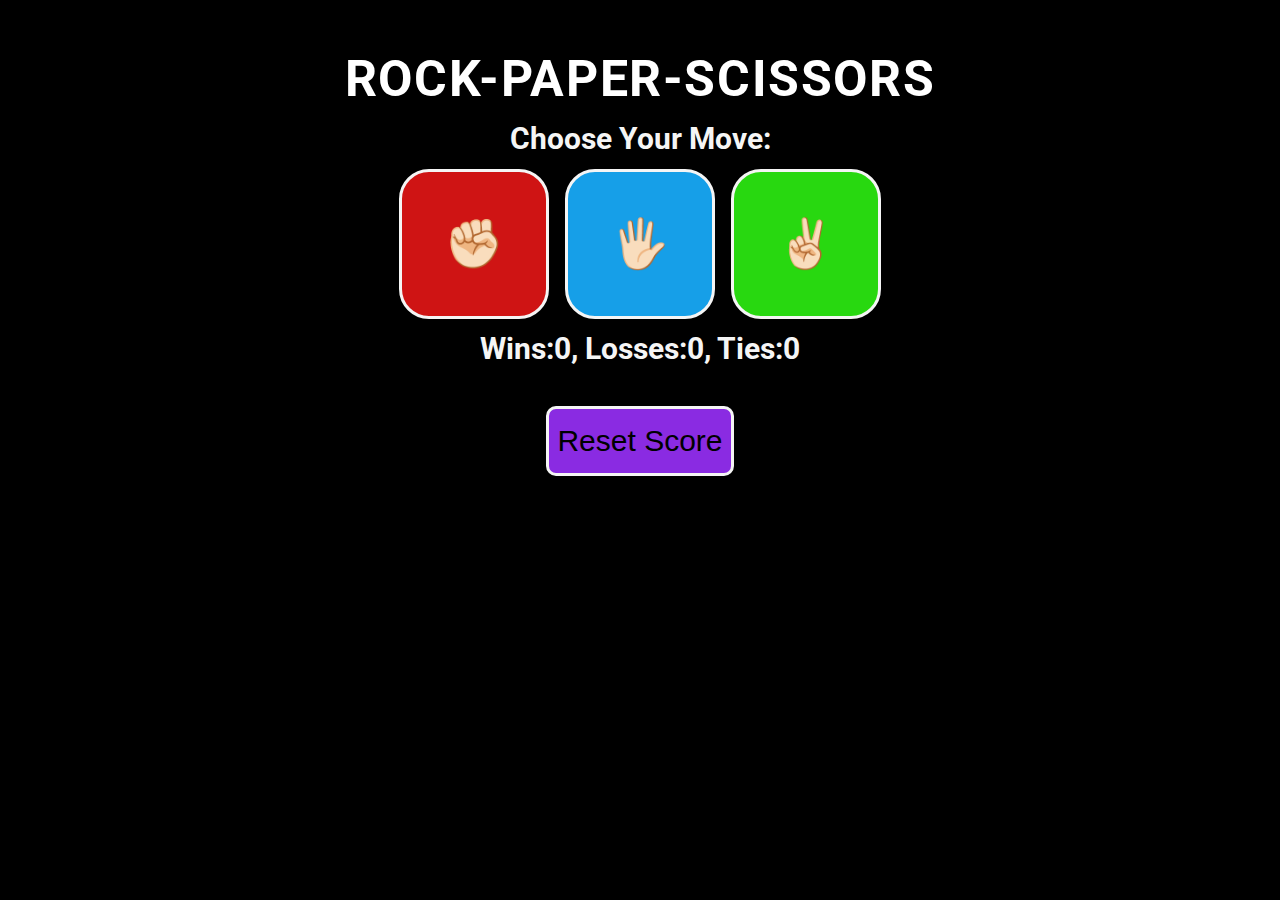
<file: Projects/Rock-Paper-Scissors/rock-paper-scissor.html>
<!DOCTYPE html>
<html lang="en">
  <head>
    <meta charset="UTF-8" />
    <meta name="viewport" content="width=device-width, initial-scale=1.0" />
    <title>Rock Paper Scissors</title>
    <style>
      @import url("https://fonts.googleapis.com/css2?family=Roboto:wght@300&family=Ubuntu&display=swap");
      * {
        margin: 0;
        padding: 0;
        box-sizing: border-box;
      }
      body {
        font-family: "Roboto", "sans-sarif";
        background-color: black;
      }
      h1 {
        text-align: center;
        font-size: 50px;
        font-weight: bolder;
        letter-spacing: 0.1rem;
        word-spacing: 0.5rem;
        margin-bottom: 10px;
        margin-top: 50px;
        color: white;
      }
      p {
        text-align: center;
        font-size: 30px;
        font-weight: bolder;
        margin: 0.8rem 2rem;
        color: whitesmoke;
      }

      .buttons {
        display: flex;
        justify-content: center;
        align-items: center;
      }
      button {
        border: none;
        font-size: 3rem;
        margin: 0rem 0.5rem;
        padding: 0.5rem;
        cursor: pointer;
        background-color: blueviolet;
        border-radius: 20%;
        transition: all 0.3s ease-in-out;
        border: 3px solid whitesmoke;
        width: 150px;
        height: 150px;
        align-items: center;
        justify-content: center;
      }
      button:hover {
        opacity: 0.7;
      }

      #rock {
        background-color: rgba(225, 22, 22, 0.92);
      }
      #Paper {
        background-color: rgb(22, 159, 232);
      }
      #Scissors {
        background-color: rgba(42, 230, 17, 0.941);
      }
      .reset-button {
        margin-top: 40px;
        width: 100%;

        align-items: center;
        justify-content: center;
        display: flex;
      }

      .reset-button button {
        width: auto;
        font-size: 30px;
        height: 70px;
        align-items: center;
        justify-content: center;
        border-radius: 10px;
      }
    </style>
  </head>
  <body>
    <h1>ROCK-PAPER-SCISSORS</h1>
    <p>Choose Your Move:</p>
    <div class="buttons">
      <button
        id="rock"
        onclick="
          playGame('Rock');     
          "
      >
        ✊🏻
      </button>

      <button
        id="Paper"
        onclick="
            playGame('Paper');
              "
      >
        🖐🏻
      </button>

      <button
        id="Scissors"
        onclick="
              playGame('Scissors');
            "
      >
        ✌🏻
      </button>
    </div>
    <p class="js-result"></p>
    <p class="js-moves"></p>
    <p class="js-score"></p>
    <div class="reset-button">
      <button
        id="#reset"
        onclick="
            score.Wins=0;
            score.Losses=0;
            score.Ties=0;
            localStorage.removeItem('score');
            updateScoreElement(); 
            "
      >
        Reset Score
      </button>
    </div>

    <script>
      let score = JSON.parse(localStorage.getItem("score")) || {
        Wins: 0,
        Losses: 0,
        Ties: 0,
      };

      updateScoreElement();

      function playGame(playerMove) {
        computerMove = pickComputerMove();

        let result = "";
        if (playerMove == "Scissors") {
          if (computerMove === "Rock") {
            result = "You lose.";
          } else if ((computerMove = "Paper")) {
            result = "You Win.";
          } else if ((computerMove = "Scissors")) {
            result = "Tie.";
          }
        } else if (playerMove == "Paper") {
          if (computerMove === "Rock") {
            result = "You Win.";
          } else if ((computerMove = "Paper")) {
            result = "Tie.";
          } else if ((computerMove = "Scissors")) {
            result = "You lose.";
          }
        } else if (playerMove == "Rock") {
          if (computerMove === "Rock") {
            result = "Tie.";
          } else if ((computerMove = "Paper")) {
            result = "You lose.";
          } else if ((computerMove = "Scissors")) {
            result = "You Win.";
          }
        }
        if (result === "You Win.") {
          score.Wins++;
        } else if (result === "You lose.") {
          score.Losses++;
        } else if (result === "Tie.") {
          score.Ties++;
        }

        localStorage.setItem("score", JSON.stringify(score));

        updateScoreElement();

        document.querySelector(".js-result").innerHTML = result;
        document.querySelector(
          ".js-moves"
        ).innerHTML = `You ${playerMove}-${computerMove} Computer`;
      }
      let computerMove = "";

      function pickComputerMove() {
        const randomNumber = Math.random();

        if (randomNumber >= 0 && randomNumber < 1 / 3) {
          computerMove = "Rock";
        } else if (randomNumber >= 1 / 3 && randomNumber < 2 / 3) {
          computerMove = "Paper";
        } else if (randomNumber >= 2 / 3 && randomNumber < 1) {
          computerMove = "Scissors";
        }
        return computerMove;
      }

      function updateScoreElement() {
        document.querySelector(
          ".js-score"
        ).innerHTML = `Wins:${score.Wins}, Losses:${score.Losses}, Ties:${score.Ties}`;
      }
    </script>
  </body>
</html>
</file>
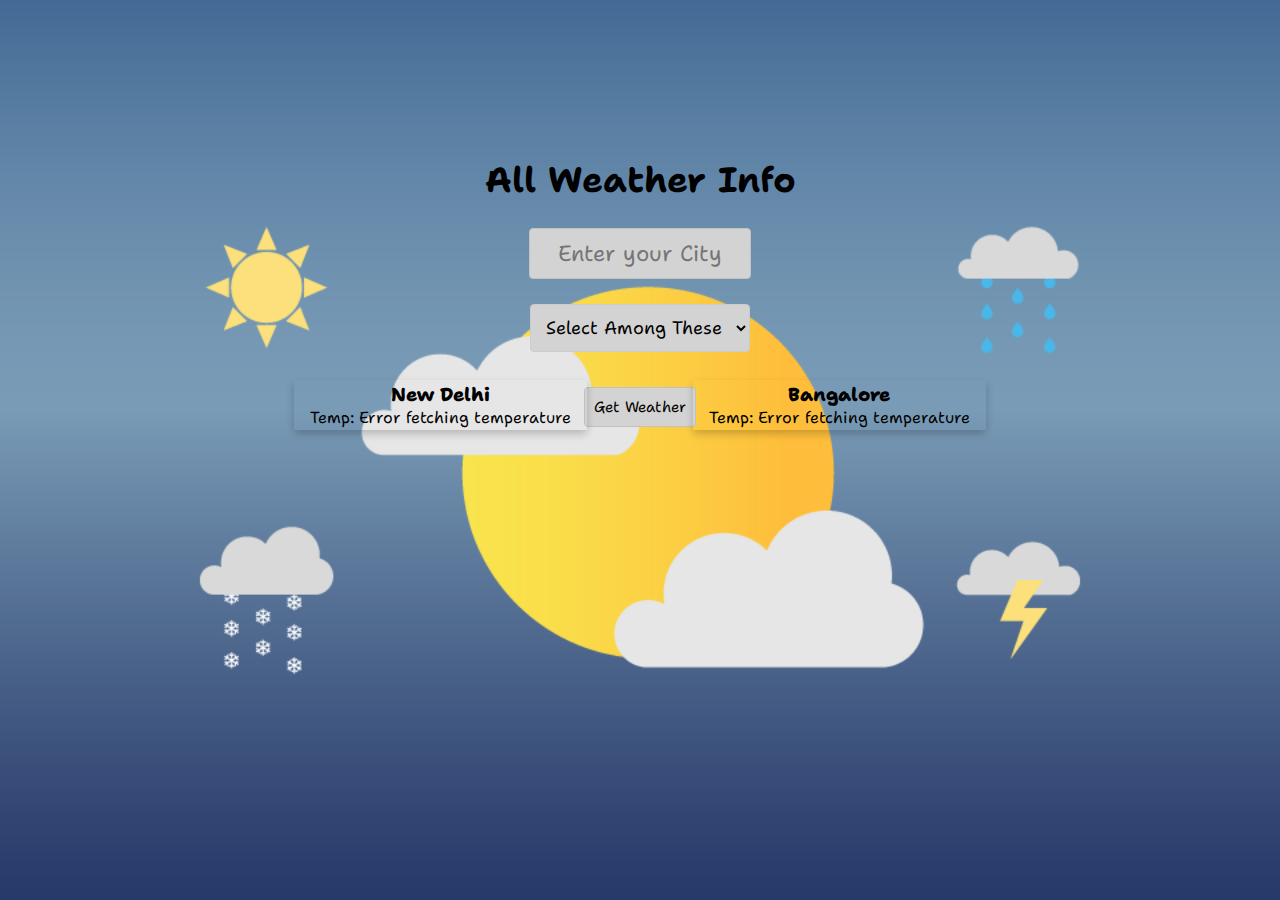
<file: Projects/WeatherInfo/weatherInfo.html>
<!DOCTYPE html>
<html lang="en">
<head>
  <meta charset="UTF-8">
  <meta name="viewport" content="width=device-width, initial-scale=1.0">
  <title>Weather Info</title>
  <link rel="stylesheet" href="style.css">
</head>
<body>
  <div class="main">
    <div class="left">
      <div class="card">
        <div class="container">
          <h3><b>New Delhi</b></h3>
          <p>Temp: <span id="newDelhiTemp"></span></p>
        </div>
      </div>
    </div>

    <div class="head">
      <h1>All Weather Info</h1>
    </div>

    <div class="input-container">
      <input type="text" placeholder="Enter your City" id="userInput" autocomplete="off" />
      <div id="suggestionContainer" class="suggestion-dropdown"></div>
    </div>

    <div class="dropdown">
      <select id="weatherAttribute">
        <option value="none">Select Among These</option>
        <option value="temp">Temperature</option>
        <option value="humidity">Humidity</option>
        <option value="pressure">Pressure</option>
        <option value="wind_speed">Wind Speed</option>
        <option value="temp_max">Max Temp</option>
        <option value="temp_min">Min Temp</option>
        <option value="feels_like">Feels Like</option>
      </select>
    </div>

    <button id="getWeatherButton">Get Weather</button>

    <p id="displayResult"></p>
    
    <div class="right">
      <div class="card">
        <div class="container">
          <h3><b>Bangalore</b></h3>
          <p>Temp: <span id="bangaloreTemp"></span></p>
        </div>
      </div>
    </div>
  </div>

  <script src="script.js"></script>
</body>
</html>
</file>
<file: Projects/business-card/styles.css>
body{
    margin: 20px;
}

.card{
    width: 400px;
    padding: 20px;
    margin-left: auto;
    margin-right: auto;
    display: flex;
    justify-content: space-around;
    text-align: center;

    color: #2b2839;
    background: #ddebf8;
    border-bottom: 10px solid #d8cefe;
}

.avatar{
    width: 150px;
}
</file>
<file: Projects/calculator/style.css>
*,
*::before,
*::after {
    box-sizing: border-box;
    font-family: Gotham Rounded, sans-serif;
    font-weight: normal;
}

body {
    margin: 0;
    padding: 0;
    background: linear-gradient(to top, #cbce91ff, #ea738dff);
}

.calculator-grid {
    display: grid;
    justify-content: center;
    align-content: center;
    min-height: 100vh;
    grid-template-columns: repeat(4, 100px);
    grid-template-rows: minmax(120px, auto) repeat(5, 100px);
}

.calculator-grid > button {
    cursor: pointer;
    font-size: 2rem;
    border: 1px solid black  ;
    outline: none;
    /* border-radius: 5px;   */
    
}

.calculator-grid > button:hover {
    background-color: #a9a9a9;
}

.span-two {
    grid-column: span 2;
    color: #f80202;
    background-color: rgba(221, 170, 4, 0.856);
    font-family: "Courier New", Courier, monospace;
}

.output {
    grid-column: 1 / -1;
    background-color: rgb(0, 0, 0);
    display: flex;
    align-items: flex-end;
    justify-content: space-around;
    flex-direction: column;
    padding: 10px;
    word-wrap: break-word;
    word-break: break-all;
    border-radius: 5px;
}

.output .previous-operand {
    color: rgb(255, 255, 255);
    font-size: 1.5rem;
}

.output .current-operand {
    color: white;
    font-size: 2.5rem;
}
</file>
<file: Projects/Colors/styles/base.css>
@font-face {
	font-family: 'Bold';
	src: url('./Bold.ttf') format('truetype');
}
@font-face {
	font-family: 'Finisher';
	src: url('./styles/DEADLY FINISHER.ttf') format('truetype');
}
:root{
	--bg:white;
	--fore:black;
}
.dark{
	--bg:#0f0e11;
	--fore:#f8f7ff;
	--gray:#222326;
}
.light{
	--bg:#f8f7ff;
	--fore:#0f0e11;
	--gray:rgb(127,127,127);
}
html,body{
	width:100%;
	height: 100%;
	background: var(--bg);
	color: var(--fore);
}
*{
	margin: 0;
	padding: 0;
	box-sizing: border-box;
	font-family: monospace,sans-serif;
	background: var(--bg);
	color: var(--fore);
}
header ,header > nav,nav{
	width: 100%;
	height: 3em;
}
footer{			
	height: 14em;
	background: var(--gray);
}
footer > p{
	font-weight: 900;
	background: transparent;
}
button{
	cursor: pointer;
	border: none;
	border-radius: 0;
	background: #1da1f2;
	color: white;
}
h1{
	font-size: 3em;
}
nav,nav>ul{
	width: 100%;
	height: 100%;
}
nav > ul > li{
	height: 100%;
}
ul{
	list-style: none;
}
em{
	font: italic;
	font-weight: 800;
}
blockquote{
	font-weight: 800;
}
blockquote::before,blockquote::after{
	content: '"';
}
a{
	color: magenta;
}
.flex-ccenter , .flex-rcenter{
	display: flex;
	flex-direction: column;
	align-items: center;
	justify-content: space-around;
	text-align: center;
}
.flex-rcenter{
	flex-direction: row;
}
.margin-auto{
	margin: auto;
}
a.icon > svg{
	width: 25px;
	height: 25px;
	background: transparent;
	border:none;
}
a.icon , .icon{
	width: 50px;
	height: 50px;
	background: transparent;
	border:none;
}
.filled{
	fill: var(--fore);
}
</file>
<file: Projects/guess-my-number/style.css>
@import url('https://fonts.googleapis.com/css?family=Press+Start+2P&display=swap');

* {
  margin: 0;
  padding: 0;
  box-sizing: inherit;
}

html {
  font-size: 62.5%;
  box-sizing: border-box;
}

body {
  font-family: 'Press Start 2P', sans-serif;
  color: #eee;
  background-color: #222;
  /* background-color: #60b347; */
}

/* LAYOUT */
header {
  position: relative;
  height: 35vh;
  border-bottom: 7px solid #eee;
}

main {
  height: 65vh;
  color: #eee;
  display: flex;
  align-items: center;
  justify-content: space-around;
}

.left {
  width: 52rem;
  display: flex;
  flex-direction: column;
  align-items: center;
}

.right {
  width: 52rem;
  font-size: 2rem;
}

/* ELEMENTS STYLE */
h1 {
  font-size: 4rem;
  text-align: center;
  position: absolute;
  width: 100%;
  top: 52%;
  left: 50%;
  transform: translate(-50%, -50%);
}

.number {
  background: #eee;
  color: #333;
  font-size: 6rem;
  width: 15rem;
  padding: 3rem 0rem;
  text-align: center;
  position: absolute;
  bottom: 0;
  left: 50%;
  transform: translate(-50%, 50%);
}

.between {
  font-size: 1.4rem;
  position: absolute;
  top: 2rem;
  right: 2rem;
}

.again {
  position: absolute;
  top: 2rem;
  left: 2rem;
}

.guess {
  background: none;
  border: 4px solid #eee;
  font-family: inherit;
  color: inherit;
  font-size: 5rem;
  padding: 2.5rem;
  width: 25rem;
  text-align: center;
  display: block;
  margin-bottom: 3rem;
}

.btn {
  border: none;
  background-color: #eee;
  color: #222;
  font-size: 2rem;
  font-family: inherit;
  padding: 2rem 3rem;
  cursor: pointer;
}

.btn:hover {
  background-color: #ccc;
}

.message {
  margin-bottom: 8rem;
  height: 3rem;
}

.label-score {
  margin-bottom: 2rem;
}
</file>
<file: Projects/microsoft clone/style.css>
*{
    box-sizing:border-box;
    margin:0;
    border:0;
}

body{
    font-size:15px;
    font-family:'Segoe UI', Tahoma, Geneva, Verdana, sans-serif;
    background-color:white;
    color:black;
    line-height:1.5;
}
a{
    color:#262626;
    text-decoration:none;
}
.main-nav ul li a {
    padding-bottom:2px;
}
.main-nav ul li a:hover{
    border-bottom:2px solid rgb(27, 27, 27);
}

ul{
    list-style:none;
}

.container{
    width: 90%;
    max-width: 1100px;
    margin:auto;
}

/*Nav*/
.main-nav{
    display:flex;
    align-items:center;
    height:60px;
    padding:20px 0;
    font-size:13px;
    justify-content: space-between;
}
.main-nav .logo{
    width:110px;
}

.main-nav ul{
    display:flex;
}

.main-nav ul li{
    padding:0 10px;
}
.main-nav ul.main-menu{
    flex:1;
    margin-left: 20px;
}

.right-menu{
    display:flex;
}
.menu-btn {
    cursor:pointer;
    position:absolute;
    top: 20px;
    right: 30px;
    z-index: 2;
    display:none;
}

.button{
    cursor:pointer;
    display:inline-block;
    border:0;
    padding:10px 20px;
    background-color: #262626;
    color:white;
    font-weight:bold;
    font-size:15px;
}
.button:hover {
    opacity: 0.9;
}

.dark{
    color:white;
}

.dark .button{
    background:white;
    color:black;
}
/*showcase*/
.showcase{
   width:100%;
   height:400px;
   background:url('showcase.jpg') no-repeat center center/cover;
   display:flex;
   flex-direction:column;
   align-items:center;
   text-align: center;
   justify-content:flex-end;
   margin-bottom:20px;
   padding-bottom:50px;
}
.showcase h2 , .showcase p{
    margin-bottom:10px;
}
.showcase .button{
    margin-top:20px;
}

/*home cards*/
.home-cards {
    display: grid;
    grid-template-columns: repeat(4, 1fr);
    grid-gap: 20px;  
}

.home-cards img{
    width:100%;
    margin-bottom: 20px;
}

.home-cards h3{
    margin-bottom:5px;
}

.home-cards a{
    display:inline-block;
    padding-top: 10px;
    color:#0067b8;
    font-weight:bold;
}
.home-cards a:hover i{
    margin-left: 10px;
}

/*Xbox*/
.xbox{
    width: 100%;
    height:350px;
    background: url('xbox.png') no-repeat center center/cover;
    margin-bottom:10px;
    margin-top: 10px;
}
.xbox .content{
    width: 40%;
    padding:50px 0 0 30px;
}

.xbox p, .carbon p{
    margin:10px 0 20px;
}

/*CARBON*/
.carbon{
    height: 350px;
    width: 100%;
    background: url('carbon.jpg') no-repeat center center/cover ;
    margin-top:10px;
}

.carbon .content{
    width: 55%;
    padding: 100px 0 0 30px;
    color:white;
}

/*follow*/
.follow{
    display:flex;
    align-items:center;
    justify-content: flex-start;
    margin: 30px 0 30px;
}
.follow *{
    margin-right:10px;
}
.links{
    background:#f2f2f2;
    color:#616161;
    font-size:12px;
    padding:35px 0;
}
.links-inner{
    max-width: 1100px;
    margin: 0 auto;
    padding:0 20px;
    display: grid;
    grid-template-columns: repeat(6, 1fr);
    grid-gap:10px;
    align-items:flex-start;
    justify-content:center;
}
.links li{
    line-height: 2.8;
}

/*footer*/
.footer{
    background:#f2f2f2;
    color:#616161;
    font-size:12px;
    padding:20px 0;
}

.footer-inner{
    max-width: 1100px;
    margin: 0 auto;
    padding: 0 20px 0 20px;
    display:flex;
    align-items:center;
    justify-content:space-between;
}
.footer div{
    margin-bottom:20px;
    display:flex;
    align-items:center;
}
.footer div i{
    margin-right:10px;
}
.footer ul{
    display:flex;
    flex-wrap:wrap;
}
.footer li{
    margin-right: 30px;
    margin-bottom: 20px;
}

@media(max-width:700px)
{
    .menu-btn{
        display:block;
    }
    .menu-btn:hover{
        opacity: 0.5;
    }
    .main-nav ul.right-menu{
        margin-right: 50px;
    }
    .main-nav ul.main-menu{
        display:block;
        position:absolute;
        top:0;
        left:0;
        background:#f2f2f2;
        width:50%;
        height:100%;
        border-right: #ccc 1px solid;
        opacity: 0.9;
        padding:30px;
        transform :translateX(-500px);
        transition: transform 0.5s ease-in-out;
    }
    .main-nav ul.main-menu li{
        padding: 10px;
        border-bottom: #ccc solid 1px;
        font-size: 14px;
    }
    .main-nav ul.main-menu li:last-child{
        border-bottom: o;
    }

    .main-nav ul.main-menu.show{
        transform: translateX(-20px);
    }
    .home-cards{
        grid-template-columns: repeat(2, 1fr);
    }
    .xbox .content p{
        display:none;
    }
    .xbox h2{
        margin-bottom:10px;
    }
    .carbon .content{
        width:85%;
    }
    .links .links-inner{
        grid-template-columns:repeat(2, 1fr);
    }
}
@media(max-width:500px)
{
    .home-cards{
        grid-template-columns: 1fr;
    } 
    .links .links-inner{
        grid-template-columns:1fr;
    }
    .links .links-inner ul{
        margin-bottom: 20px;
    }
}
</file>
<file: Projects/ParallaxWebsite/main.css>
* {
  margin: 0;
  padding: 0;
  box-sizing: border-box;
  font-family: "poppins", "sans-serif";
}

#wrapper {
  height: 100vh;
  overflow-y: auto;
  overflow-x: hidden;
  perspective: 10px;
}

.container {
  position: relative;
  height: 100%;
  width: 100%;
  display: flex;
  justify-content: center;
  align-items: center;
  transform-style: preserve-3d;
  z-index: -1;
}

.background {
  transform: translateZ(-40px) scale(5);
}
.foreground {
  transform: translateZ(-20px) scale(3);
}

.background,
.foreground {
  position: absolute;
  height: 100%;
  width: 100%;
  object-fit: cover;
  z-index: -1;
}

h1 {
  position: absolute;
  top: 3rem;
  left: 50%;
  transform: translateX(-50%);
  font-size: 10rem;
  letter-spacing: 2px;
  /* font-family: "Merriweather", serif; */
  color: #fff4f1;
  text-shadow: 0 0 10px orange;
}

h2 {
  font-size: 5rem;
  padding: 0 10rem;
}

section {
  background-color: rgb(45, 45, 45);
  color: white;
  padding: 5rem 0;
}

.secHeading {
  font-size: 5 rem;
  padding: 0 10rem;
}

.text {
  font-size: 1.5rem;
  padding: 0 10rem;
  margin: 5rem 0;
}

.bg {
  position: relative;
  width: 100%;
  height: 500px;
  background-size: cover;
  background-position: center;
  background-attachment: fixed;
}

.desc {
  position: absolute;
  background-color: white;
  padding: 0.5rem 2.5rem;
  top: 50%;
  left: 50%;
  transform: translateX(-50%) translateY(-50%);
  color: black;
  font-size: 3.5rem;
  font-weight: 600;
}

.desc p {
  font-size: 3.5rem;
  color: black;
  font-weight: 600;
  text-transform: uppercase;
}

.bg1 {
  background-image: url(/Projects/ParallaxWebsite/assets/rr2.jpg);
}
.bg2 {
  background-image: url(/Projects/ParallaxWebsite/assets/robot.png);
}
.bg3 {
  background-image: url(/Projects/ParallaxWebsite/assets/truman.jpg);
}
.bg4 {
  background-image: url(/Projects/ParallaxWebsite/assets/angry.png);
}
.bg5 {
  background-image: url(/Projects/ParallaxWebsite/assets/bojack2.jpg);
}
</file>
<file: Projects/Paymentform/style.css>
* {
    margin: 0;
    padding: 0;
    box-sizing: border-box;
}

body {
    background-color: #b9cfff;
    font-family: Arial, Helvetica, sans-serif;
}

.main {
    background-color: #fff;
    width: 500px;
    padding: 25px;
    margin: 25px auto 0;
    box-shadow: 0px 0px 20px rgba(0, 0, 0, 0.5);
    border-radius: 10px;
}

.main h2 {
    background-color: #fff;
    color: #0869fa;
    font-size: 24px;
    padding: 10px;
    margin-bottom: 8px;
    text-align: center;
    border: 1px solid #0869fa;
}

.main h4 {
    padding-bottom: 5px;
    color: #0869fa;
}

.input_group {
    margin-bottom: 8px;
    width: 100%;
    position: relative;
    display: flex;
    flex-direction: row;
    padding: 5px 0;
}

.input_box {
    width: 100%;
    margin-right: 12px;
    position: relative;
}

.input_box:last-child {
    margin-right: 0;
}

.input_box .name {
    padding: 14px 10px 14px 60px;
    width: 100%;
    background-color: #fcfcfc;
    border: 1px solid #0003;
    outline: none;
    letter-spacing: 1px;
    transition: 0.3s;
    border-radius: 3px;
    color: #333;
}

.input_box .name:focus, .dob:focus {
    -webkit-box-shadow: 0 0 2px 1px #0869fa;
    -moz-box-shadow: 0 0 2px 1px #0869fa;
    box-shadow: 0 0 2px 1px #0869fa;
    border: 1px solid #0869fa;
}

.input_box .icon {
    width: 48px;
    display: flex;
    justify-content: center;
    align-items: center;
    position: absolute;
    top: 0px;
    left: 0px;
    bottom: 0px;
    color: #333;
    background-color: #f1f1f1;
    border-radius: 2px 0 0 2px;
    transition: 0.3s;
    font-size: 20px;
    pointer-events: none;
    border: 1px solid #00000003;
    border-right: none;
}

.name:focus+.icon {
    background-color: #0869fa;
    color: #fff;
    border-right: 1px solid #0869fa;
    border: none;
    transition: 0.8s;
}

.dob {
    width: 30%;
    padding: 14px;
    text-align: center;
    background-color: #fcfcfc;
    transition: 0.3s;
    outline: none;
    border: 1px solid #c0bfbf;
    border-radius: 3px;
}

.radio {
    display: none;
}

.input_box label {
    width: 50%;
    padding: 13px;
    background-color: #fcfcfc;
    display: inline-block;
    float: left;
    text-align: center;
    border: 1px solid #c0bfbf;
}

.input_box label:first-of-type {
    border-top-left-radius: 3px;
    border-bottom-left-radius: 3px;
    border-right: none;
}

.input_box label:last-of-type {
    border-top-right-radius: 3px;
    border-bottom-right-radius: 3px;
}

.radio:checked+label {
    background-color: #0869fa;
    color: #fff;
    transition: 0.5s;
}

.input_box button {
    width: 100%;
    background-color: #0869fa;
    border: none;
    color: #fff;
    padding: 15px;
    border-right: 4px;
    font-size: 16px;
    transition: all 0.3s ease;
    border-radius: 8px;
}

.input_box button:hover {
    cursor: pointer;
    background-color: #3408fa;
}
</file>
<file: Projects/Quote Generator/index.css>
/* Import Google Font - Poppins */
@import url('https://fonts.googleapis.com/css2?family=Poppins:wght@400;500;600;700&display=swap');
*{
  margin: 0;
  padding: 0;
  box-sizing: border-box;
  font-family: 'Poppins', sans-serif;
}
body{
  display: flex;
  align-items: center;
  justify-content: center;
  min-height: 100vh;
  background: #5372F0;
}
.wrapper{
  width: 605px;
  background: #fff;
  border-radius: 15px;
  padding: 30px 30px 25px;
  box-shadow: 0 12px 35px rgba(0,0,0,0.1);
}
header, .content :where(i, p, span){
  color: #202842;
}
.wrapper header{
  font-size: 35px;
  font-weight: 600;
  text-align: center;
}
.wrapper .content{
  margin: 35px 0;
}
.content .quote-area{
  display: flex;
  justify-content: center;
}
.quote-area i{
  font-size: 15px;
}
.quote-area i:first-child{
  margin: 3px 10px 0 0;
}
.quote-area i:last-child{
  display: flex;
  margin: 0 0 3px 10px;
  align-items: flex-end;
}
.quote-area .quote{
  font-size: 22px;
  text-align: center;
  word-break: break-all;
}
.content .author{
  display: flex;
  font-size: 18px;
  margin-top: 20px;
  font-style: italic;
  justify-content: flex-end;
}
.author span:first-child{
  margin: -7px 5px 0 0;
  font-family: monospace;
}
.wrapper .buttons{
  border-top: 1px solid #ccc;
}
.buttons .features{
  display: flex;
  margin-top: 20px;
  align-items: center;
  justify-content: space-between;
}
.features ul{
  display: flex;
}
.features ul li{
  margin: 0 5px;
  height: 47px;
  width: 47px;
  display: flex;
  cursor: pointer;
  color: #5372F0;
  list-style: none;
  border-radius: 50%;
  align-items: center;
  justify-content: center;
  border: 2px solid #5372F0;
  transition: all 0.3s ease;
}
.features ul li:first-child{
  margin-left: 0;
}
ul li:is(:hover, .active){
  color: #fff;
  background: #5372F0;
}
ul .speech.active{
  pointer-events: none;
}
.buttons button{
  border: none;
  color: #fff;
  outline: none;
  font-size: 16px;
  cursor: pointer;
  padding: 13px 22px;
  border-radius: 30px;
  background: #5372F0;
}
.buttons button.loading{
  opacity: 0.7;
  pointer-events: none;
}
</file>
<file: Projects/Rock-Paper-Scissors/style.css>
body{    
    background-color:rgb(117, 117, 198);    
    font-family:"Arial",sans-serif;    
    margin:0;    
    padding:0;
}

#game_name{
    color: rgb(0, 0, 0);
    font-weight: bold;
    font-size: 3em;
    text-align: center;
    margin-top: 50px;
}

#direction{
    color: rgb(0, 0, 0);
    font-weight: bold;
    font-size: 1.5em;
    text-align: center;
    margin-top: 20px;
    margin-bottom: 20px;
}

.choices{
    text-align: center;
    margin-top: 20px;
    display: flex;
    justify-content: center;
    flex-wrap: wrap;
    
}




#rock{
    background-color:hsl(194, 86%, 67%);
    font-size: 4rem;
    margin: 0px 10px;
    border-radius: 55%;
    margin: 0px 10px;
    

}
#paper{
    background-color:hsl(114, 68%, 51%);
    font-size: 4rem;
    margin: 0px 10px;
    border-radius: 55%;
    
    

}
#scissors{
    background-color:hsl(0, 98%, 59%);
    font-size: 4rem;
    margin: 0px 10px;
    border-radius: 55%;
    margin: 0px 10px;
    
}

.score_board{
    text-align: center;
    margin-top: 25px;
    font-weight: bold;
    font-size: 25px;
    color: rgb(22, 21, 21);
    margin-bottom: 50px;
    
}

.result{
    color: rgb(14, 14, 14);
    font-weight: bold;
    font-size: 1.9em;
    text-align: center;
    margin-top: 40px;

}

#user_score{
    color:rgb(8, 247, 44);
    text-align: center;
    margin-top: 25px;
    font-weight: bold;
    font-size: 25px;
}
#comp_score{
    color: rgb(165, 29, 29);
    text-align: center;
    margin-top: 25px;
    font-weight: bold;
    font-size: 25px;
}
</file>
<file: Projects/Temprature Converter/style.css>
* {
    margin: 0;
    padding: 0;
    box-sizing: border-box;
    font-family: 'Roboto', sans-serif;
}

h1 {
    text-align: center;
    padding-bottom: 50px;
}

.container {
    width: 100%;
    height: 100vh;
    text-align: center;
    background-image: linear-gradient(45deg, red, orange, yellow, orange, red);
    padding: 50px;
    flex-direction: column;
    display: flex;
    justify-content: center;
    align-items: center;
    color: black;
}

label {
    display: block;
    font-weight: bold;

}

.temp {
    width: 50%;
    padding: 50px 0;
    background-image: linear-gradient(to bottom right, red, orange, red, orange, red);
}

.input-div {
    display: inline-block;
}

.inp {
    padding: 5px 10px;
    margin: 10px;
    font-size: 30px;
    font-weight: bold;
    width: 250px;
    text-align: center;
}

label {
    font-size: 22px;
}

.reset-button {
    background-image: linear-gradient(to bottom right, red, orange, red);
    color: black;
    border: none;
    padding: 10px 20px;
    font-size: 16px;
    cursor: pointer;
    border-radius: 5px;
    margin-top: 40px;
    font-weight: bold;
}

.reset-button:hover {
    background-color: red;
}
</file>
<file: Projects/WeatherInfo/style.css>
@import url('https://fonts.googleapis.com/css2?family=Shantell+Sans:ital,wght@1,300&display=swap');

* {
    margin: 0;
    padding: 0;
}

body {
    font-family: 'Shantell Sans', cursive;
    text-align: center;
    display: flex;
    justify-content: center;
    background-image: url("img.webp");
    background-position: center;
    background-repeat: no-repeat;
    background-size: cover;
    height: 100vh;
}

.head{
    display: inline-flex;
    justify-self: center;
    margin-top: 50%;
}
h1 {
    font-size: 35px;
    margin-bottom: 25px;
}

.input-container input[type="text"] {
    font-family: 'Shantell Sans', cursive;
    color: aqua;
    width: 200px;
    padding: 10px;
    border: 1px solid #c1c1c1;
    border-radius: 4px;
    font-size: 22px;
    text-align: center;
    color: #000000;
    background-color: lightgrey;
}

.dropdown {
    font-family: 'Shantell Sans', cursive;
    text-align: center;
    display: flex;
    justify-content: center;
    margin: 25px;
}

.dropdown select {
    font-family: 'Shantell Sans', cursive;
    text-align: center;
    width: 220px;
    padding: 10px;
    border: 1px solid #ccc;
    border-radius: 4px;
    background-color: lightgrey;
    font-size: 18px;
}

#getWeatherButton {
    font-family: 'Shantell Sans', cursive;
    margin: 10px;
    margin-bottom: 30px;
    padding: 9px;
    background-color: lightgrey;
    font-size: 15px;
    border: 1px solid #c1c1c1;
    border-radius: 4px;

}

#displayResult {
    font-size: 22px;
}

.card {
    box-shadow: 0 4px 8px 0 rgba(0,0,0,0.2);
    transition: 0.3s;
  }
  
  .card:hover {
    box-shadow: 0 8px 16px 0 rgba(0,0,0,0.2);
  }
  
  .container {
    padding: 2px 16px;
  }

  .left{
    position: absolute;
    left: 23%; 
    top: 45%; 
    transform: translateY(-50%);
  }

  .right{
    position: absolute;
    right: 23%; 
    top: 45%; 
    transform: translateY(-50%);
  }

  .input-container {
    position: relative;
  }
  
  .suggestion-dropdown {
      background-color: white;
      max-height: 350px;
      overflow-y: auto;
      position: absolute;
      width: 100%;
      z-index: 1000; 
      display: none;
      border-radius: 8px;
    }
    .suggestion-dropdown div {
      padding: 10px;
      cursor: pointer;
    }
    .suggestion-dropdown div:hover {
      background-color: lightgray;
    }
</file>
